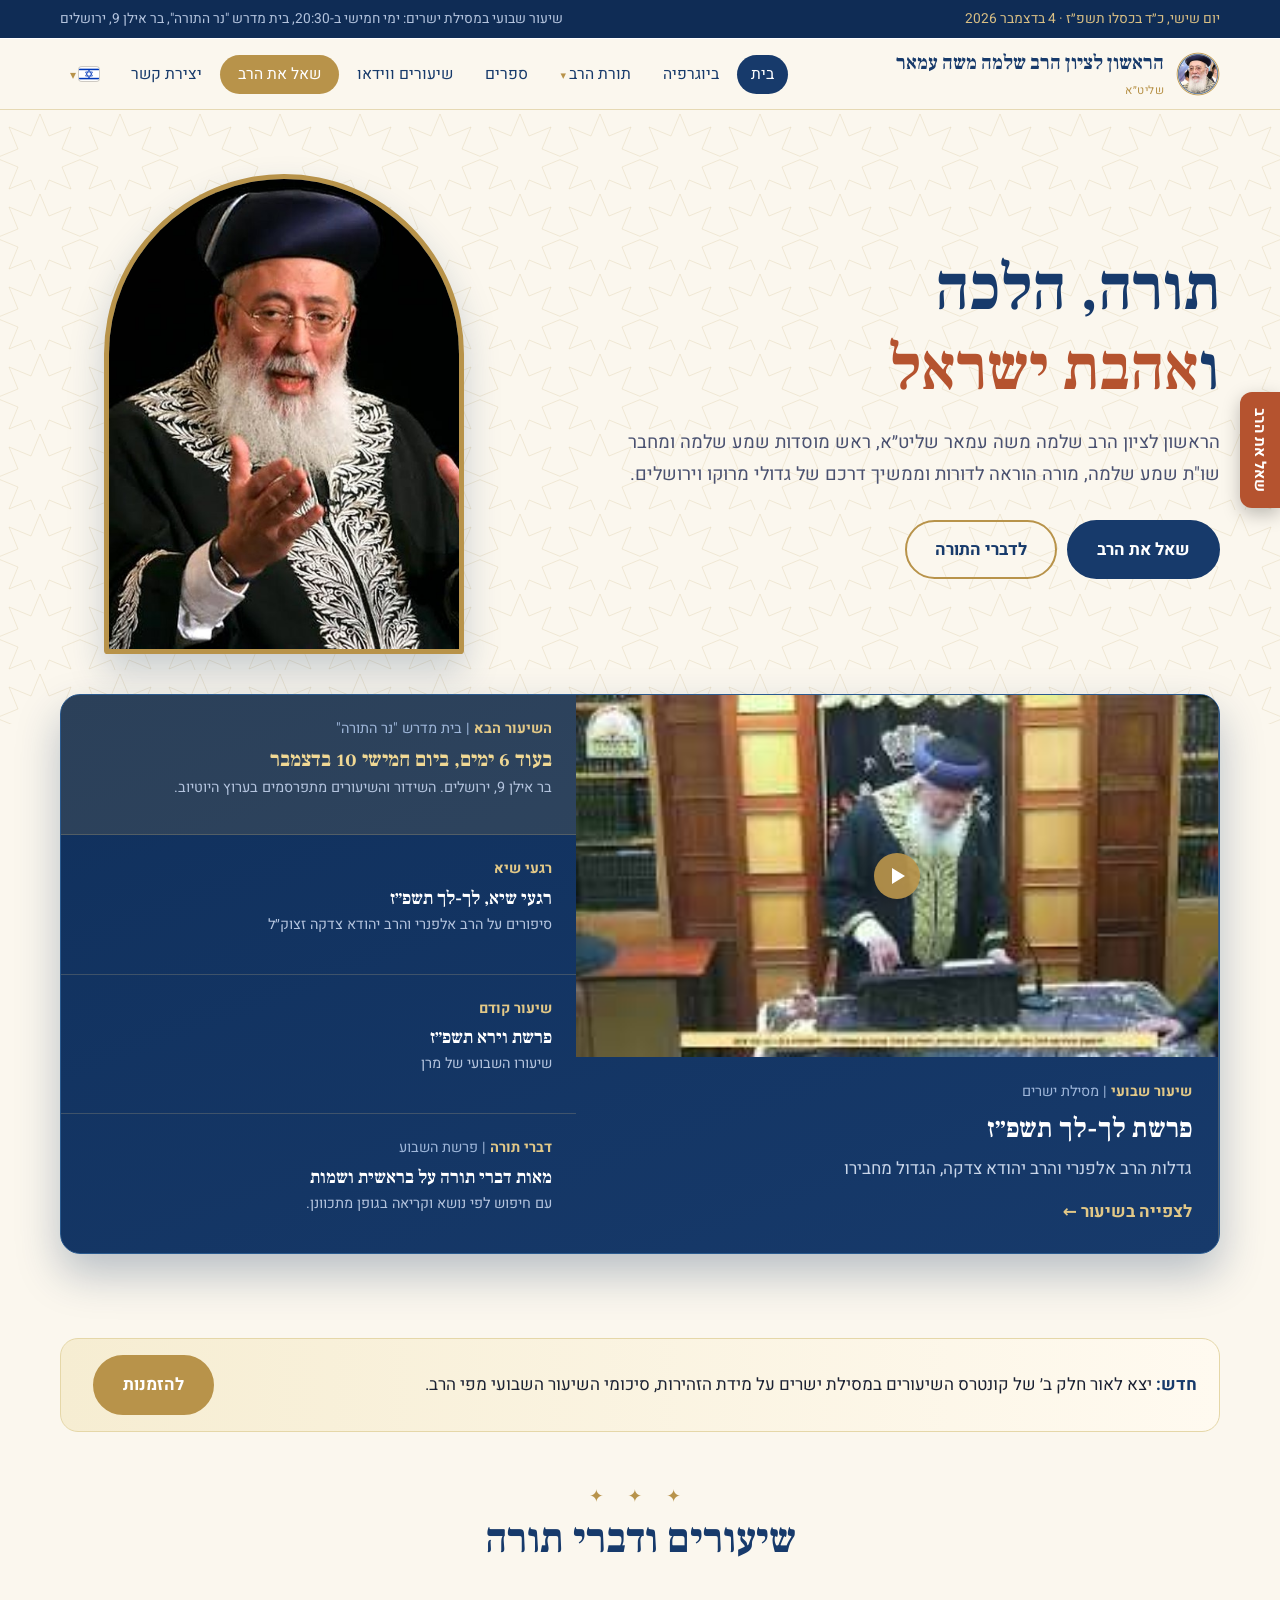
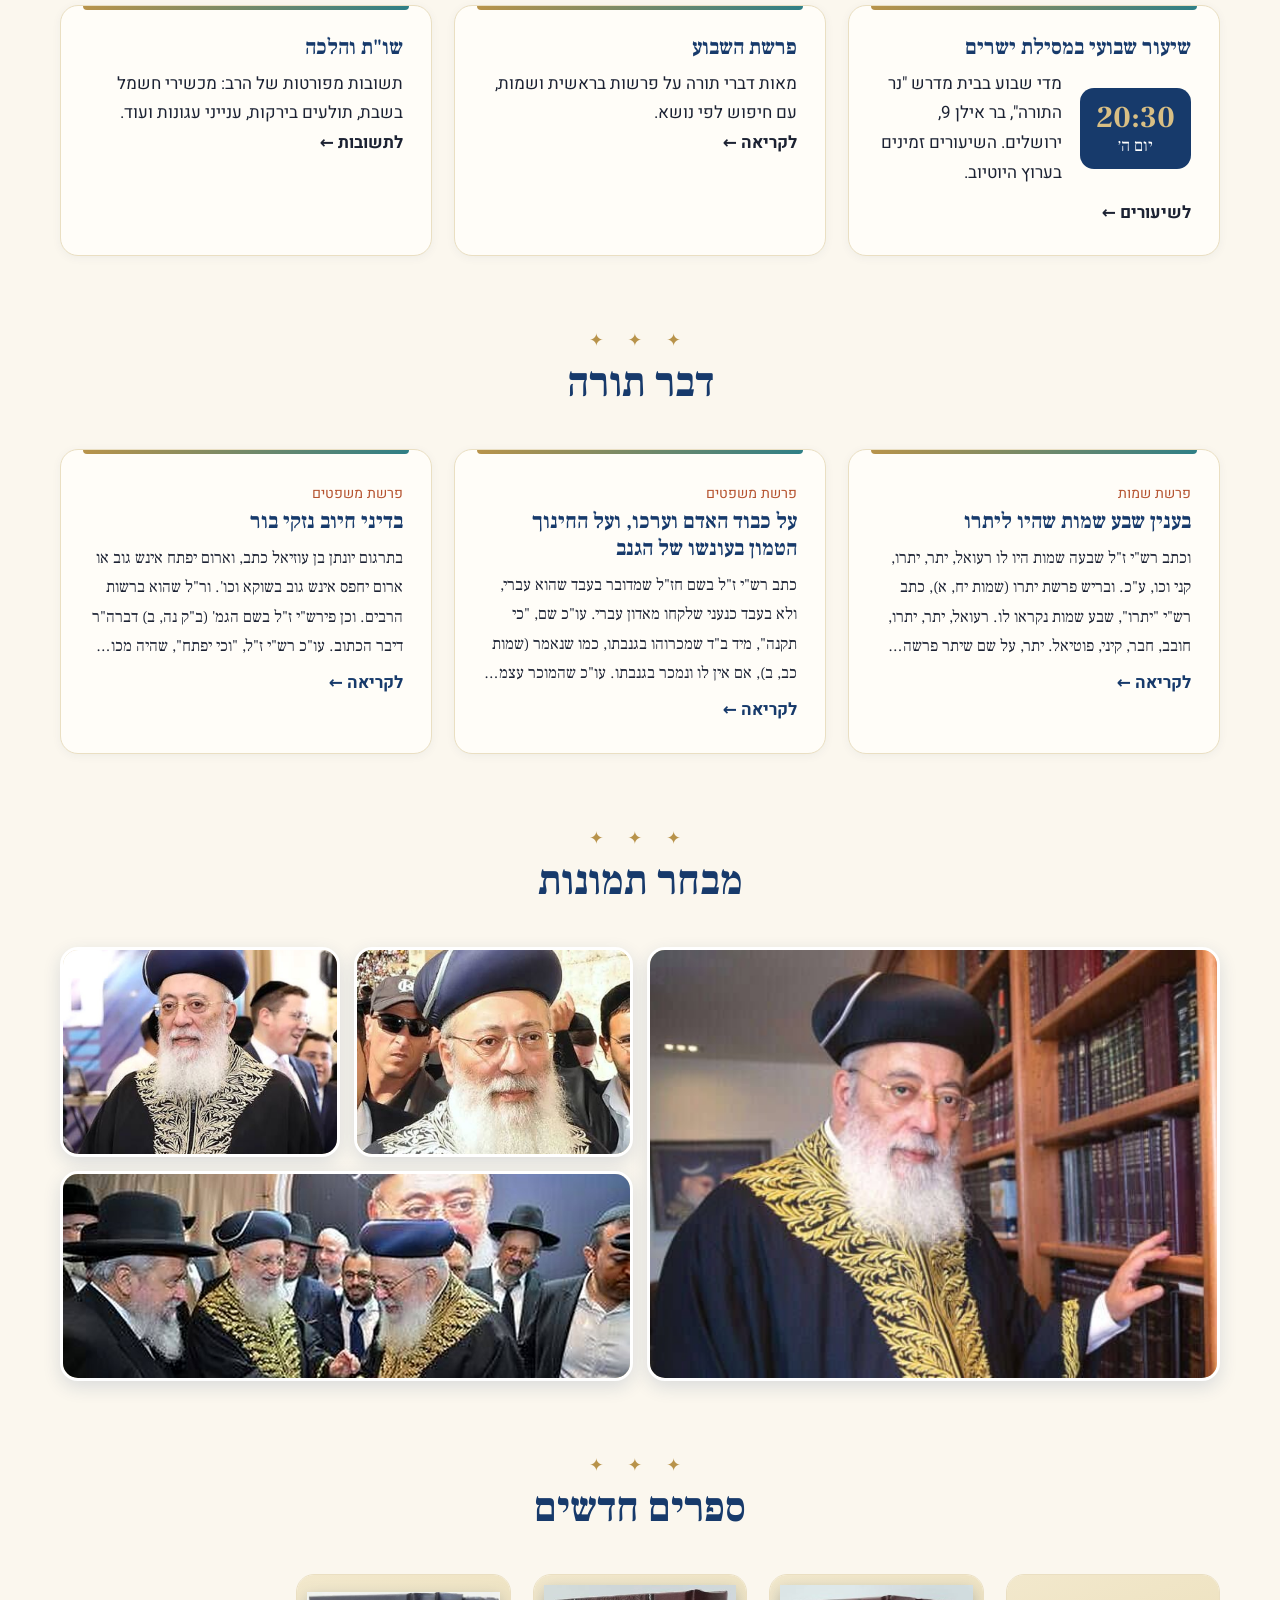
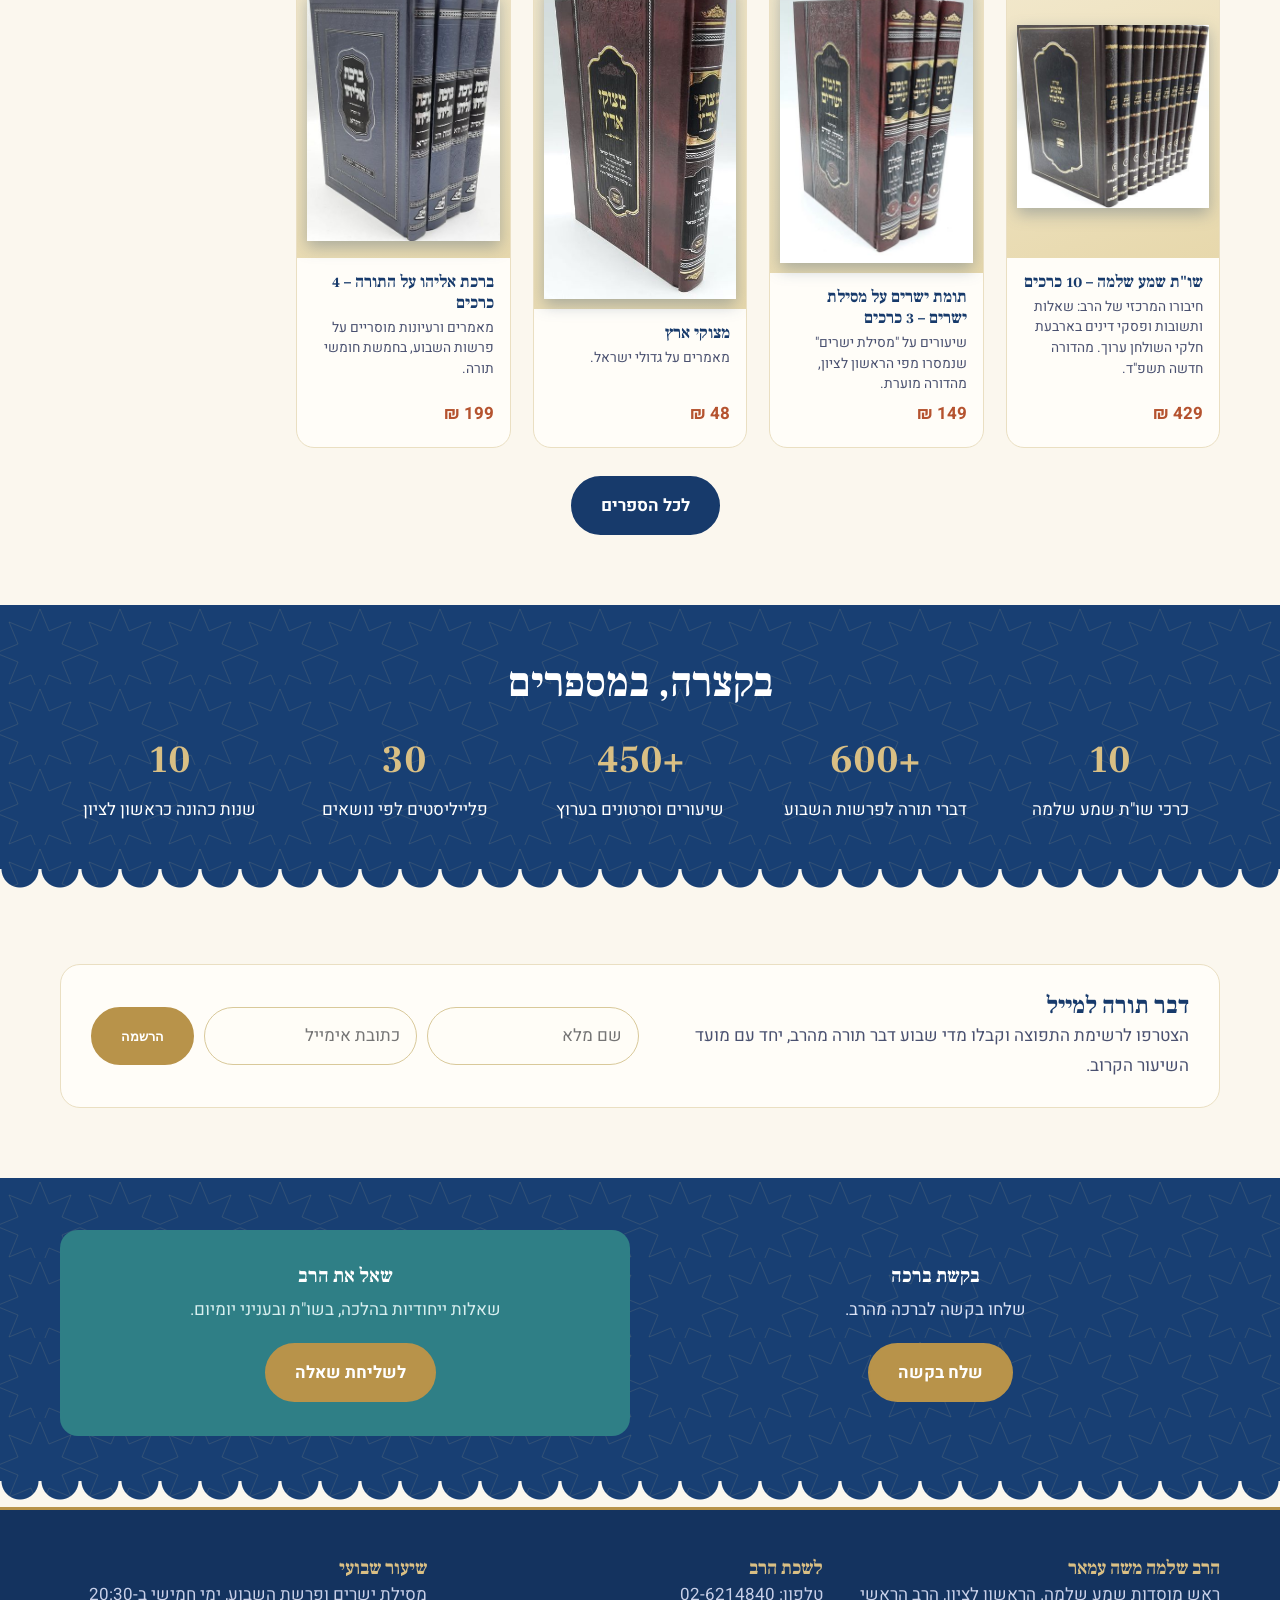
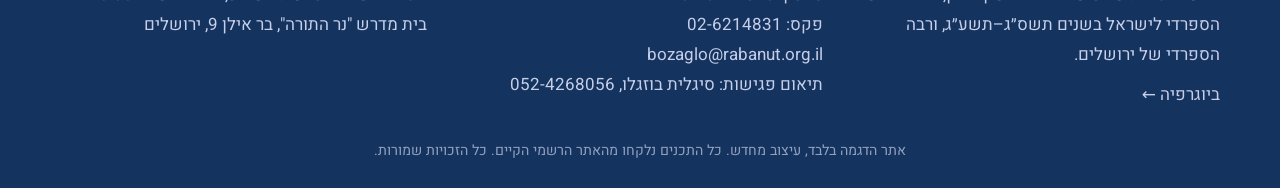
<file: index.html>
<!doctype html><html lang="he" dir="rtl"><head><meta charset="utf-8"><meta name="viewport" content="width=device-width,initial-scale=1"><title>בית | הראשון לציון הרב שלמה משה עמאר</title><meta name="description" content="האתר הרשמי של הראשון לציון הרב שלמה משה עמאר שליט״א — שיעורים, שו״ת, פרשת השבוע וספרים"><link rel="canonical" href="https://benrosjeremy.github.io/rav-amar/"><meta property="og:type" content="website"><meta property="og:site_name" content="הראשון לציון הרב שלמה משה עמאר שליט״א"><meta property="og:locale" content="he_IL"><meta property="og:url" content="https://benrosjeremy.github.io/rav-amar/"><meta property="og:title" content="הראשון לציון הרב שלמה משה עמאר שליט״א"><meta property="og:description" content="האתר הרשמי של הראשון לציון הרב שלמה משה עמאר שליט״א — שיעורים, שו״ת, פרשת השבוע וספרים"><meta property="og:image" content="https://benrosjeremy.github.io/rav-amar/img/hero.jpg"><meta name="twitter:card" content="summary_large_image"><meta name="twitter:title" content="הראשון לציון הרב שלמה משה עמאר שליט״א"><meta name="twitter:description" content="האתר הרשמי של הראשון לציון הרב שלמה משה עמאר שליט״א — שיעורים, שו״ת, פרשת השבוע וספרים"><meta name="twitter:image" content="https://benrosjeremy.github.io/rav-amar/img/hero.jpg"><link rel="preconnect" href="https://fonts.googleapis.com"><link href="https://fonts.googleapis.com/css2?family=Frank+Ruhl+Libre:wght@500;700;900&family=Heebo:wght@300;400;500;700&display=swap" rel="stylesheet"><link rel="stylesheet" href="style.css"><script src="data/i18n.js" defer></script><script src="app.js" defer></script><script src="reader.js" defer></script></head><body data-page="home">
<header><div class="wrap nav"><a class="brand" href="index.html"><img class="star" src="img/logo.png" alt="" width="44" height="44"><span data-i18n-region="brand">הראשון לציון הרב שלמה משה עמאר<small>שליט״א</small></span></a>
<button class="burger" aria-label="תפריט">☰</button><nav data-i18n-region="nav"><ul><li><a href="index.html">בית</a></li><li><a href="bio.html">ביוגרפיה</a></li><li class="dd"><a href="parasha.html">תורת הרב</a><ul><li><a href="parasha.html">פרשת השבוע</a></li><li><a href="shut.html">שו"ת והלכה</a></li><li><a href="shira.html">שירה ותפילה</a></li></ul></li><li><a href="books.html">ספרים</a></li><li><a href="videos.html">שיעורים ווידאו</a></li><li><a href="ask.html">שאל את הרב</a></li><li><a href="contact.html">יצירת קשר</a></li></ul></nav></div></header>

<div class="hero zel"><div class="wrap"><div data-i18n-region="home_hero"><h1>תורה, הלכה<br>ו<span>אהבת ישראל</span></h1><p>הראשון לציון הרב שלמה משה עמאר שליט״א, ראש מוסדות שמע שלמה ומחבר שו"ת שמע שלמה, מורה הוראה לדורות וממשיך דרכם של גדולי מרוקו וירושלים.</p><a class="btn" href="ask.html">שאל את הרב</a><a class="btn ghost" href="parasha.html">לדברי התורה</a></div>
<div class="arch photo"><img src="img/hero.jpg" alt="הראשון לציון הרב שלמה משה עמאר" width="600" height="400"></div></div></div>
<section class="board-s"><div class="wrap"><div class="board" id="board" aria-label="חדשות ושיעורים אחרונים"></div></div></section>
<section style="padding-bottom:20px"><div class="wrap"><div class="notice" data-i18n-region="home_notice"><span><b>חדש:</b> יצא לאור חלק ב׳ של קונטרס השיעורים במסילת ישרים על מידת הזהירות, סיכומי השיעור השבועי מפי הרב.</span><a class="btn" href="contact.html#orders">להזמנות</a></div></div></section>
<section style="padding-top:30px"><div class="wrap" data-i18n-region="home_lessons"><div class="title"><div class="orn">✦ ✦ ✦</div><h2>שיעורים ודברי תורה</h2></div>
<div class="cards"><div class="card"><h3>שיעור שבועי במסילת ישרים</h3><div class="lesson"><div class="time"><b>20:30</b>יום ה׳</div><p>מדי שבוע בבית מדרש "נר התורה", בר אילן 9, ירושלים. השיעורים זמינים בערוץ היוטיוב.</p></div><p style="margin-top:10px"><a href="videos.html"><b>לשיעורים ←</b></a></p></div>
<div class="card"><h3>פרשת השבוע</h3><p>מאות דברי תורה על פרשות בראשית ושמות, עם חיפוש לפי נושא.</p><p><a href="parasha.html"><b>לקריאה ←</b></a></p></div>
<div class="card"><h3>שו"ת והלכה</h3><p>תשובות מפורטות של הרב: מכשירי חשמל בשבת, תולעים בירקות, ענייני עגונות ועוד.</p><p><a href="shut.html"><b>לתשובות ←</b></a></p></div></div></div></section>
<section style="padding-top:0"><div class="wrap"><div class="title"><div class="orn">✦ ✦ ✦</div><h2 data-i18n-region="home_dvar_title">דבר תורה</h2></div><div class="cards" id="dvar"></div></div></section>
<section style="padding-top:0"><div class="wrap"><div class="title"><div class="orn">✦ ✦ ✦</div><h2 data-i18n-region="home_gallery_title">מבחר תמונות</h2></div><div class="gal" id="gal"><figure class="g big"><img loading="lazy" src="img/g6.jpg" alt="בספרייה"></figure><figure class="g"><img loading="lazy" src="img/g4.jpg" alt="פורטרט בבית המדרש"></figure><figure class="g"><img loading="lazy" src="img/g5.jpg" alt="באירוע"></figure><figure class="g wide"><img loading="lazy" src="img/g1.jpg" alt="פגישה באירוע"></figure></div></div></section>
<section style="padding-top:0"><div class="wrap"><div class="title"><div class="orn">✦ ✦ ✦</div><h2 data-i18n-region="home_newbooks_title">ספרים חדשים</h2></div><div class="books" id="featured"></div><p style="text-align:center;margin-top:28px"><a class="btn" href="books.html" style="background:var(--blue);color:#fff;border-color:var(--blue)" data-i18n-region="home_allbooks">לכל הספרים</a></p></div></section>
<div class="band zel stats-b"><div class="wrap" data-i18n-region="home_stats"><div class="title"><h2>בקצרה, במספרים</h2></div><div class="stats"><div class="stat"><b>10</b>כרכי שו"ת שמע שלמה</div><div class="stat"><b>600+</b>דברי תורה לפרשות השבוע</div><div class="stat"><b>450+</b>שיעורים וסרטונים בערוץ</div><div class="stat"><b>30</b>פלייליסטים לפי נושאים</div><div class="stat"><b>10</b>שנות כהונה כראשון לציון</div></div></div></div>
<section><div class="wrap"><form class="newsl" data-i18n-region="newsletter"><div><h2>דבר תורה למייל</h2><p>הצטרפו לרשימת התפוצה וקבלו מדי שבוע דבר תורה מהרב, יחד עם מועד השיעור הקרוב.</p></div><div class="nf"><input type="text" placeholder="שם מלא" aria-label="שם מלא"><input type="email" placeholder="כתובת אימייל" aria-label="אימייל"><button class="btn" type="submit">הרשמה</button></div></form></div></section>
<div class="band zel"><div class="wrap ask" data-i18n-region="home_cta"><div class="cta"><h3>בקשת ברכה</h3><p>שלחו בקשה לברכה מהרב.</p><a class="btn" href="contact.html">שלח בקשה</a></div><div class="cta terra"><h3>שאל את הרב</h3><p>שאלות ייחודיות בהלכה, בשו"ת ובעניני יומיום.</p><a class="btn" href="ask.html">לשליחת שאלה</a></div></div></div><footer><div class="wrap"><div class="cols" data-i18n-region="footer"><div><h3>הרב שלמה משה עמאר</h3><p>ראש מוסדות שמע שלמה. הראשון לציון, הרב הראשי הספרדי לישראל בשנים תשס״ג–תשע״ג, ורבה הספרדי של ירושלים.</p><p style="margin-top:10px"><a href="bio.html">ביוגרפיה ←</a></p></div><div><h3>לשכת הרב</h3><p>טלפון: 02-6214840<br>פקס: 02-6214831<br>bozaglo@rabanut.org.il<br>תיאום פגישות: סיגלית בוזגלו, 052-4268056</p></div><div><h3>שיעור שבועי</h3><p>מסילת ישרים ופרשת השבוע, ימי חמישי ב-20:30<br>בית מדרש "נר התורה", בר אילן 9, ירושלים</p></div></div><small data-i18n-region="footer_note">אתר הדגמה בלבד, עיצוב מחדש. כל התכנים נלקחו מהאתר הרשמי הקיים. כל הזכויות שמורות.</small></div></footer></body></html>
</file>
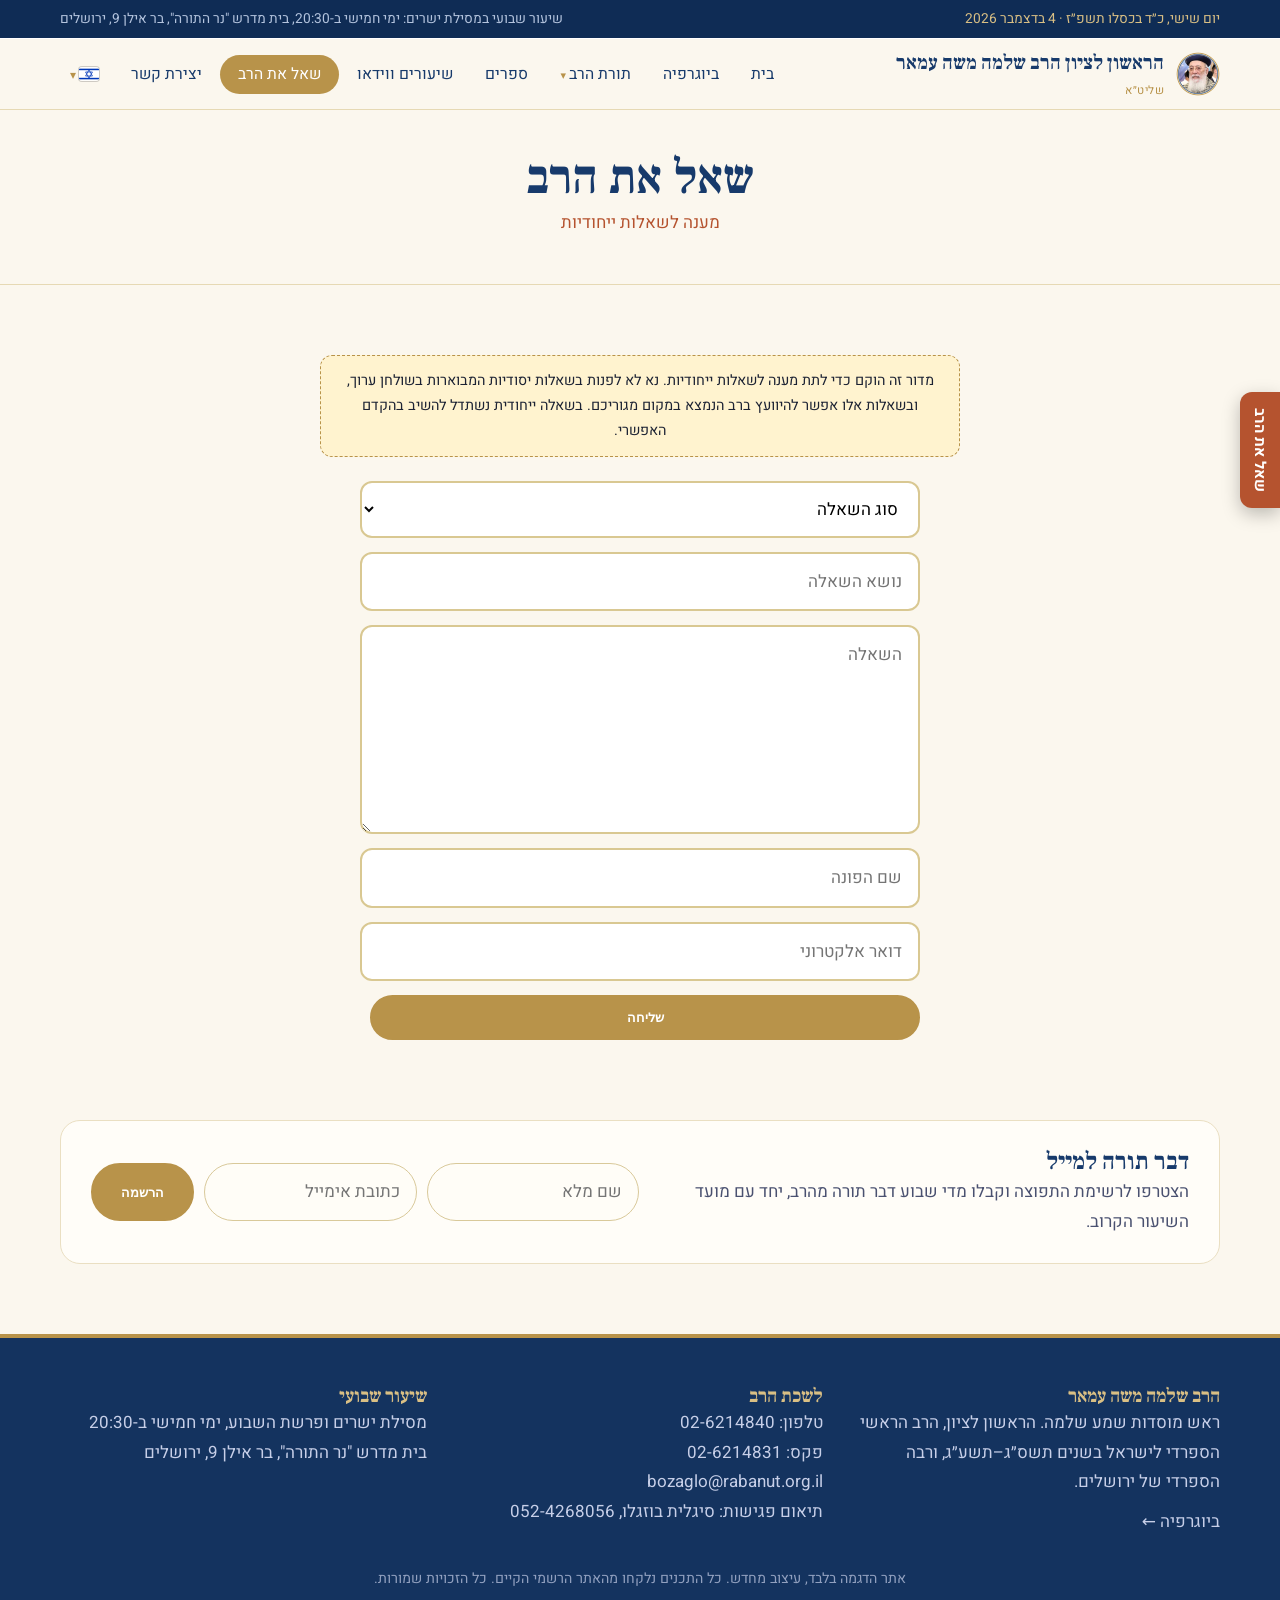
<file: ask.html>
<!doctype html><html lang="he" dir="rtl"><head><meta charset="utf-8"><meta name="viewport" content="width=device-width,initial-scale=1"><title>שאל את הרב | הראשון לציון הרב שלמה משה עמאר</title><meta name="description" content="שאלו שאלה את הראשון לציון הרב שלמה משה עמאר שליט״א"><link rel="canonical" href="https://benrosjeremy.github.io/rav-amar/ask.html"><meta property="og:type" content="website"><meta property="og:site_name" content="הראשון לציון הרב שלמה משה עמאר שליט״א"><meta property="og:locale" content="he_IL"><meta property="og:url" content="https://benrosjeremy.github.io/rav-amar/ask.html"><meta property="og:title" content="שאל את הרב | הראשון לציון הרב שלמה משה עמאר שליט״א"><meta property="og:description" content="שאלו שאלה את הראשון לציון הרב שלמה משה עמאר שליט״א"><meta property="og:image" content="https://benrosjeremy.github.io/rav-amar/img/hero.jpg"><meta name="twitter:card" content="summary_large_image"><meta name="twitter:title" content="שאל את הרב | הראשון לציון הרב שלמה משה עמאר שליט״א"><meta name="twitter:description" content="שאלו שאלה את הראשון לציון הרב שלמה משה עמאר שליט״א"><meta name="twitter:image" content="https://benrosjeremy.github.io/rav-amar/img/hero.jpg"><link rel="preconnect" href="https://fonts.googleapis.com"><link href="https://fonts.googleapis.com/css2?family=Frank+Ruhl+Libre:wght@500;700;900&family=Heebo:wght@300;400;500;700&display=swap" rel="stylesheet"><link rel="stylesheet" href="style.css"><script src="data/i18n.js" defer></script><script src="app.js" defer></script><script src="reader.js" defer></script></head><body data-page="">
<header><div class="wrap nav"><a class="brand" href="index.html"><img class="star" src="img/logo.png" alt="" width="44" height="44"><span data-i18n-region="brand">הראשון לציון הרב שלמה משה עמאר<small>שליט״א</small></span></a>
<button class="burger" aria-label="תפריט">☰</button><nav data-i18n-region="nav"><ul><li><a href="index.html">בית</a></li><li><a href="bio.html">ביוגרפיה</a></li><li class="dd"><a href="parasha.html">תורת הרב</a><ul><li><a href="parasha.html">פרשת השבוע</a></li><li><a href="shut.html">שו"ת והלכה</a></li><li><a href="shira.html">שירה ותפילה</a></li></ul></li><li><a href="books.html">ספרים</a></li><li><a href="videos.html">שיעורים ווידאו</a></li><li><a href="ask.html">שאל את הרב</a></li><li><a href="contact.html">יצירת קשר</a></li></ul></nav></div></header>
<div class="page-h zel"><div class="wrap" data-i18n-region="head_ask"><h1>שאל את הרב</h1><p>מענה לשאלות ייחודיות</p></div></div><section><div class="wrap"><p class="note" style="max-width:640px;margin-inline:auto" data-i18n-region="ask_note">מדור זה הוקם כדי לתת מענה לשאלות ייחודיות. נא לא לפנות בשאלות יסודיות המבוארות בשולחן ערוך, ובשאלות אלו אפשר להיוועץ ברב הנמצא במקום מגוריכם. בשאלה ייחודית נשתדל להשיב בהקדם האפשרי.</p><form data-i18n-region="ask_form"><select required aria-label="סוג השאלה"><option value="">סוג השאלה</option><option>שאלה הלכתית</option><option>שאלה כללית</option><option>אחר</option></select><input required placeholder="נושא השאלה"><textarea rows="6" required placeholder="השאלה"></textarea><input required placeholder="שם הפונה"><input type="email" required placeholder="דואר אלקטרוני"><button class="btn">שליחה</button></form></div></section><footer><div class="wrap"><div class="cols" data-i18n-region="footer"><div><h3>הרב שלמה משה עמאר</h3><p>ראש מוסדות שמע שלמה. הראשון לציון, הרב הראשי הספרדי לישראל בשנים תשס״ג–תשע״ג, ורבה הספרדי של ירושלים.</p><p style="margin-top:10px"><a href="bio.html">ביוגרפיה ←</a></p></div><div><h3>לשכת הרב</h3><p>טלפון: 02-6214840<br>פקס: 02-6214831<br>bozaglo@rabanut.org.il<br>תיאום פגישות: סיגלית בוזגלו, 052-4268056</p></div><div><h3>שיעור שבועי</h3><p>מסילת ישרים ופרשת השבוע, ימי חמישי ב-20:30<br>בית מדרש "נר התורה", בר אילן 9, ירושלים</p></div></div><small data-i18n-region="footer_note">אתר הדגמה בלבד, עיצוב מחדש. כל התכנים נלקחו מהאתר הרשמי הקיים. כל הזכויות שמורות.</small></div></footer></body></html>
</file>
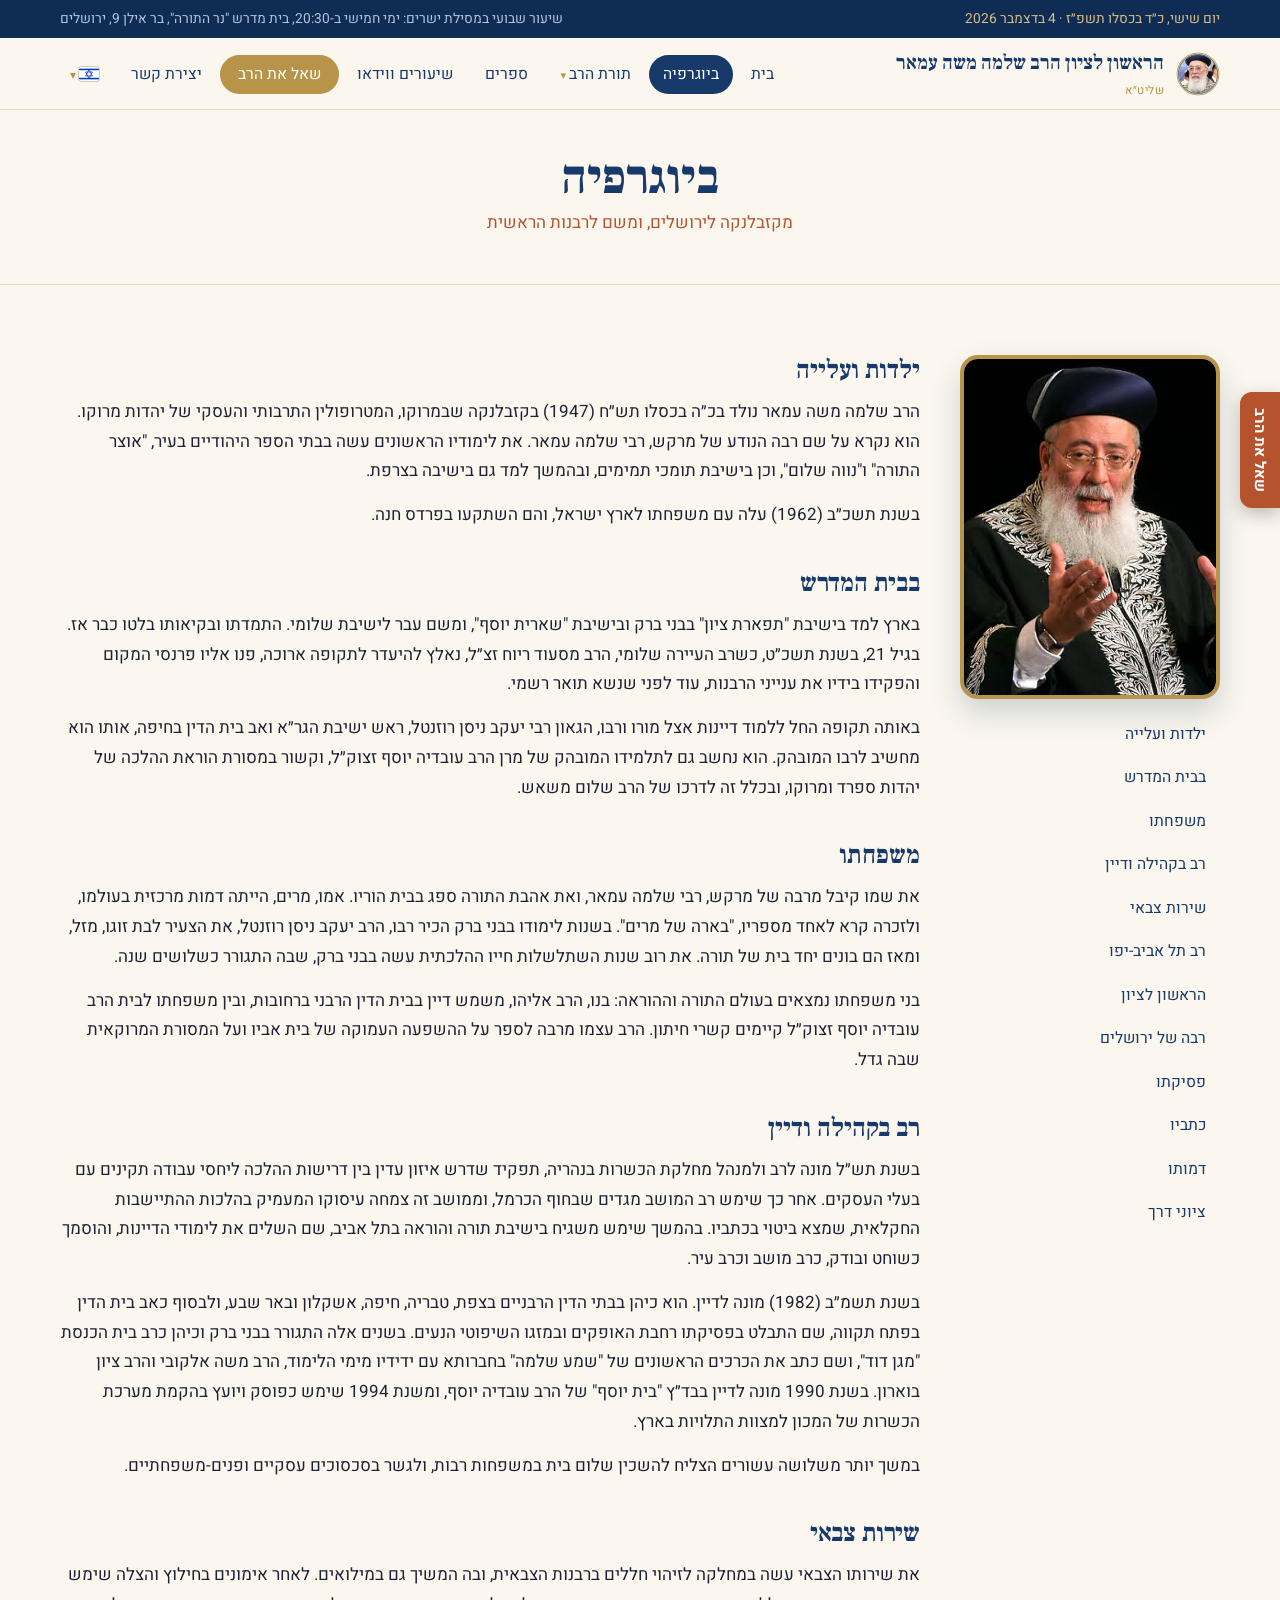
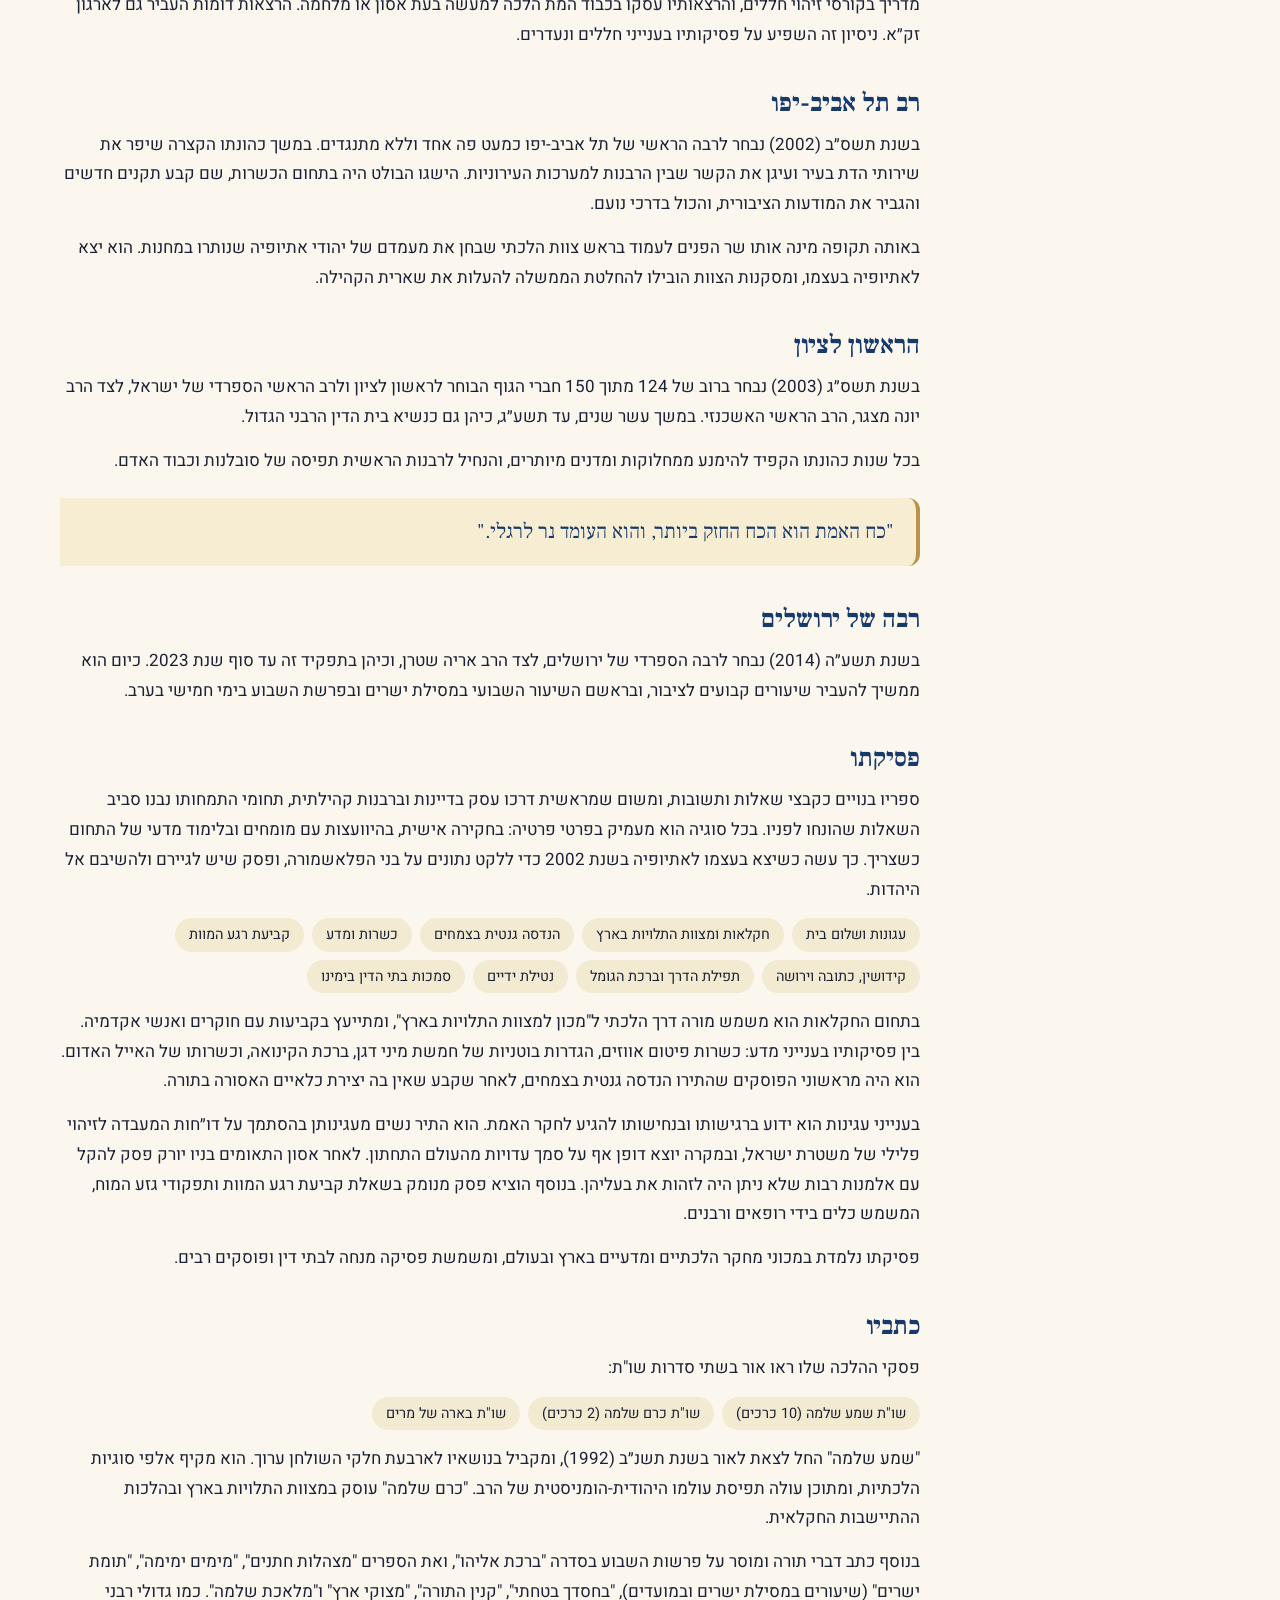
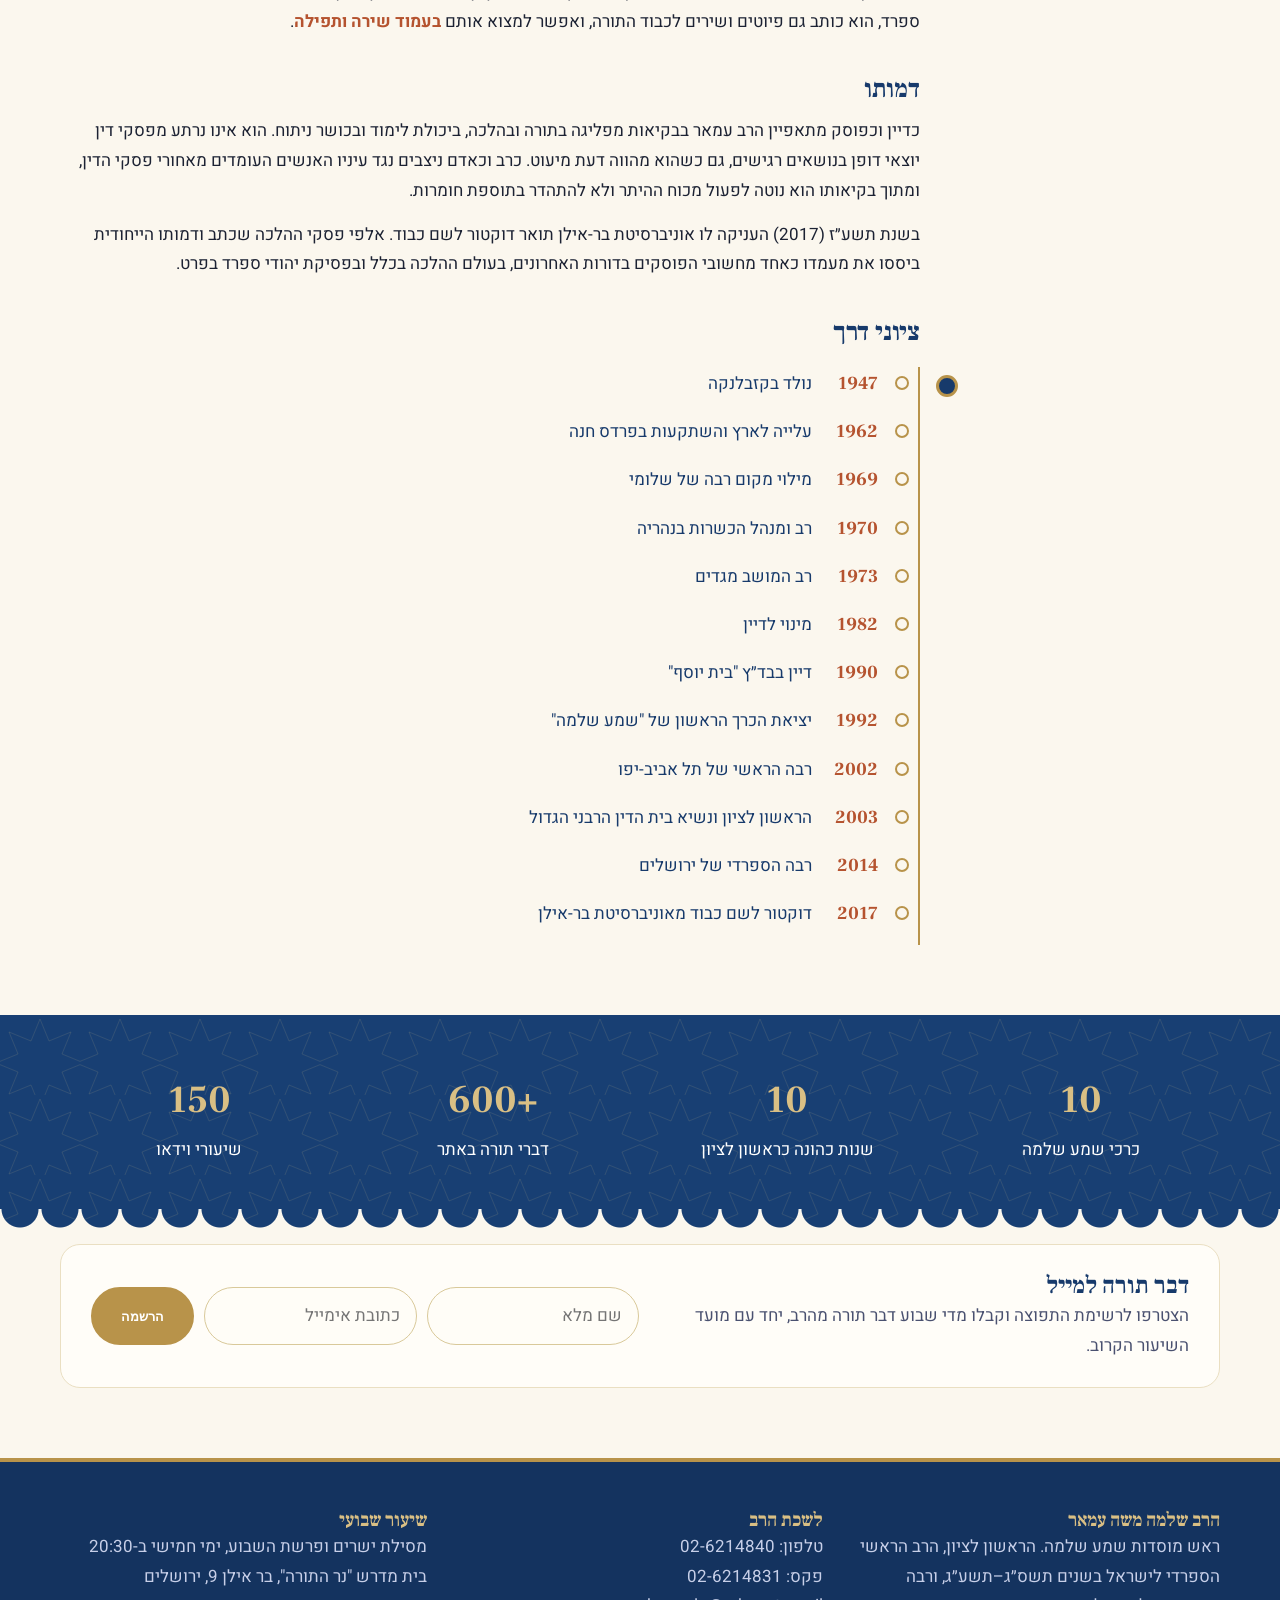
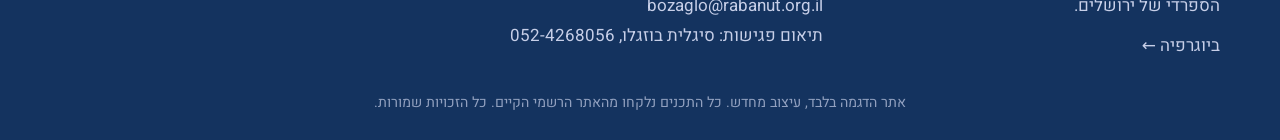
<file: bio.html>
<!doctype html><html lang="he" dir="rtl"><head><meta charset="utf-8"><meta name="viewport" content="width=device-width,initial-scale=1"><title>ביוגרפיה | הראשון לציון הרב שלמה משה עמאר</title><meta name="description" content="ביוגרפיה של הראשון לציון הרב שלמה משה עמאר שליט״א, הרב הראשי הספרדי לישראל בשנים תשס״ג–תשע״ג"><link rel="canonical" href="https://benrosjeremy.github.io/rav-amar/bio.html"><meta property="og:type" content="website"><meta property="og:site_name" content="הראשון לציון הרב שלמה משה עמאר שליט״א"><meta property="og:locale" content="he_IL"><meta property="og:url" content="https://benrosjeremy.github.io/rav-amar/bio.html"><meta property="og:title" content="ביוגרפיה | הראשון לציון הרב שלמה משה עמאר שליט״א"><meta property="og:description" content="ביוגרפיה של הראשון לציון הרב שלמה משה עמאר שליט״א, הרב הראשי הספרדי לישראל בשנים תשס״ג–תשע״ג"><meta property="og:image" content="https://benrosjeremy.github.io/rav-amar/img/hero.jpg"><meta name="twitter:card" content="summary_large_image"><meta name="twitter:title" content="ביוגרפיה | הראשון לציון הרב שלמה משה עמאר שליט״א"><meta name="twitter:description" content="ביוגרפיה של הראשון לציון הרב שלמה משה עמאר שליט״א, הרב הראשי הספרדי לישראל בשנים תשס״ג–תשע״ג"><meta name="twitter:image" content="https://benrosjeremy.github.io/rav-amar/img/hero.jpg"><link rel="preconnect" href="https://fonts.googleapis.com"><link href="https://fonts.googleapis.com/css2?family=Frank+Ruhl+Libre:wght@500;700;900&family=Heebo:wght@300;400;500;700&display=swap" rel="stylesheet"><link rel="stylesheet" href="style.css"><script src="data/i18n.js" defer></script><script src="app.js" defer></script><script src="reader.js" defer></script></head><body data-page="bio">
<header><div class="wrap nav"><a class="brand" href="index.html"><img class="star" src="img/logo.png" alt="" width="44" height="44"><span data-i18n-region="brand">הראשון לציון הרב שלמה משה עמאר<small>שליט״א</small></span></a>
<button class="burger" aria-label="תפריט">☰</button><nav data-i18n-region="nav"><ul><li><a href="index.html">בית</a></li><li><a href="bio.html">ביוגרפיה</a></li><li class="dd"><a href="parasha.html">תורת הרב</a><ul><li><a href="parasha.html">פרשת השבוע</a></li><li><a href="shut.html">שו"ת והלכה</a></li><li><a href="shira.html">שירה ותפילה</a></li></ul></li><li><a href="books.html">ספרים</a></li><li><a href="videos.html">שיעורים ווידאו</a></li><li><a href="ask.html">שאל את הרב</a></li><li><a href="contact.html">יצירת קשר</a></li></ul></nav></div></header>
<div class="page-h zel"><div class="wrap" data-i18n-region="head_bio"><h1>ביוגרפיה</h1><p>מקזבלנקה לירושלים, ומשם לרבנות הראשית</p></div></div>
<section><div class="wrap bio-grid"><aside class="bio-side"><figure class="portrait" style="margin:0"><img src="img/hero.jpg" alt="הראשון לציון הרב שלמה משה עמאר" style="aspect-ratio:3/4;object-position:28% 30%"></figure><nav aria-label="תוכן העניינים" data-i18n-region="bio_toc"><a href="#a1">ילדות ועלייה</a><a href="#a2">בבית המדרש</a><a href="#a2b">משפחתו</a><a href="#a3">רב בקהילה ודיין</a><a href="#a4">שירות צבאי</a><a href="#a5">רב תל אביב-יפו</a><a href="#a6">הראשון לציון</a><a href="#a7">רבה של ירושלים</a><a href="#a8">פסיקתו</a><a href="#a9">כתביו</a><a href="#a10">דמותו</a><a href="#a11">ציוני דרך</a></nav></aside>
<div class="bio-text" data-i18n-region="bio_body">
<h2 id="a1">ילדות ועלייה</h2>
<p>הרב שלמה משה עמאר נולד בכ״ה בכסלו תש״ח (1947) בקזבלנקה שבמרוקו, המטרופולין התרבותי והעסקי של יהדות מרוקו. הוא נקרא על שם רבה הנודע של מרקש, רבי שלמה עמאר. את לימודיו הראשונים עשה בבתי הספר היהודיים בעיר, "אוצר התורה" ו"נווה שלום", וכן בישיבת תומכי תמימים, ובהמשך למד גם בישיבה בצרפת.</p>
<p>בשנת תשכ״ב (1962) עלה עם משפחתו לארץ ישראל, והם השתקעו בפרדס חנה.</p>
<h2 id="a2">בבית המדרש</h2>
<p>בארץ למד בישיבת "תפארת ציון" בבני ברק ובישיבת "שארית יוסף", ומשם עבר לישיבת שלומי. התמדתו ובקיאותו בלטו כבר אז. בגיל 21, בשנת תשכ״ט, כשרב העיירה שלומי, הרב מסעוד ריוח זצ״ל, נאלץ להיעדר לתקופה ארוכה, פנו אליו פרנסי המקום והפקידו בידיו את ענייני הרבנות, עוד לפני שנשא תואר רשמי.</p>
<p>באותה תקופה החל ללמוד דיינות אצל מורו ורבו, הגאון רבי יעקב ניסן רוזנטל, ראש ישיבת הגר״א ואב בית הדין בחיפה, אותו הוא מחשיב לרבו המובהק. הוא נחשב גם לתלמידו המובהק של מרן הרב עובדיה יוסף זצוק״ל, וקשור במסורת הוראת ההלכה של יהדות ספרד ומרוקו, ובכלל זה לדרכו של הרב שלום משאש.</p>
<h2 id="a2b">משפחתו</h2>
<p>את שמו קיבל מרבה של מרקש, רבי שלמה עמאר, ואת אהבת התורה ספג בבית הוריו. אמו, מרים, הייתה דמות מרכזית בעולמו, ולזכרה קרא לאחד מספריו, "בארה של מרים". בשנות לימודו בבני ברק הכיר רבו, הרב יעקב ניסן רוזנטל, את הצעיר לבת זוגו, מזל, ומאז הם בונים יחד בית של תורה. את רוב שנות השתלשלות חייו ההלכתית עשה בבני ברק, שבה התגורר כשלושים שנה.</p>
<p>בני משפחתו נמצאים בעולם התורה וההוראה: בנו, הרב אליהו, משמש דיין בבית הדין הרבני ברחובות, ובין משפחתו לבית הרב עובדיה יוסף זצוק״ל קיימים קשרי חיתון. הרב עצמו מרבה לספר על ההשפעה העמוקה של בית אביו ועל המסורת המרוקאית שבה גדל.</p>
<h2 id="a3">רב בקהילה ודיין</h2>
<p>בשנת תש״ל מונה לרב ולמנהל מחלקת הכשרות בנהריה, תפקיד שדרש איזון עדין בין דרישות ההלכה ליחסי עבודה תקינים עם בעלי העסקים. אחר כך שימש רב המושב מגדים שבחוף הכרמל, וממושב זה צמחה עיסוקו המעמיק בהלכות ההתיישבות החקלאית, שמצא ביטוי בכתביו. בהמשך שימש משגיח בישיבת תורה והוראה בתל אביב, שם השלים את לימודי הדיינות, והוסמך כשוחט ובודק, כרב מושב וכרב עיר.</p>
<p>בשנת תשמ״ב (1982) מונה לדיין. הוא כיהן בבתי הדין הרבניים בצפת, טבריה, חיפה, אשקלון ובאר שבע, ולבסוף כאב בית הדין בפתח תקווה, שם התבלט בפסיקתו רחבת האופקים ובמזגו השיפוטי הנעים. בשנים אלה התגורר בבני ברק וכיהן כרב בית הכנסת "מגן דוד", ושם כתב את הכרכים הראשונים של "שמע שלמה" בחברותא עם ידידיו מימי הלימוד, הרב משה אלקובי והרב ציון בוארון. בשנת 1990 מונה לדיין בבד״ץ "בית יוסף" של הרב עובדיה יוסף, ומשנת 1994 שימש כפוסק ויועץ בהקמת מערכת הכשרות של המכון למצוות התלויות בארץ.</p>
<p>במשך יותר משלושה עשורים הצליח להשכין שלום בית במשפחות רבות, ולגשר בסכסוכים עסקיים ופנים-משפחתיים.</p>
<h2 id="a4">שירות צבאי</h2>
<p>את שירותו הצבאי עשה במחלקה לזיהוי חללים ברבנות הצבאית, ובה המשיך גם במילואים. לאחר אימונים בחילוץ והצלה שימש מדריך בקורסי זיהוי חללים, והרצאותיו עסקו בכבוד המת הלכה למעשה בעת אסון או מלחמה. הרצאות דומות העביר גם לארגון זק״א. ניסיון זה השפיע על פסיקותיו בענייני חללים ונעדרים.</p>
<h2 id="a5">רב תל אביב-יפו</h2>
<p>בשנת תשס״ב (2002) נבחר לרבה הראשי של תל אביב-יפו כמעט פה אחד וללא מתנגדים. במשך כהונתו הקצרה שיפר את שירותי הדת בעיר ועיגן את הקשר שבין הרבנות למערכות העירוניות. הישגו הבולט היה בתחום הכשרות, שם קבע תקנים חדשים והגביר את המודעות הציבורית, והכול בדרכי נועם.</p>
<p>באותה תקופה מינה אותו שר הפנים לעמוד בראש צוות הלכתי שבחן את מעמדם של יהודי אתיופיה שנותרו במחנות. הוא יצא לאתיופיה בעצמו, ומסקנות הצוות הובילו להחלטת הממשלה להעלות את שארית הקהילה.</p>
<h2 id="a6">הראשון לציון</h2>
<p>בשנת תשס״ג (2003) נבחר ברוב של 124 מתוך 150 חברי הגוף הבוחר לראשון לציון ולרב הראשי הספרדי של ישראל, לצד הרב יונה מצגר, הרב הראשי האשכנזי. במשך עשר שנים, עד תשע״ג, כיהן גם כנשיא בית הדין הרבני הגדול.</p>
<p>בכל שנות כהונתו הקפיד להימנע ממחלוקות ומדנים מיותרים, והנחיל לרבנות הראשית תפיסה של סובלנות וכבוד האדם.</p>
<div class="quote">"כח האמת הוא הכח החזק ביותר, והוא העומד נר לרגלי."</div>
<h2 id="a7">רבה של ירושלים</h2>
<p>בשנת תשע״ה (2014) נבחר לרבה הספרדי של ירושלים, לצד הרב אריה שטרן, וכיהן בתפקיד זה עד סוף שנת 2023. כיום הוא ממשיך להעביר שיעורים קבועים לציבור, ובראשם השיעור השבועי במסילת ישרים ובפרשת השבוע בימי חמישי בערב.</p>
<h2 id="a8">פסיקתו</h2>
<p>ספריו בנויים כקבצי שאלות ותשובות, ומשום שמראשית דרכו עסק בדיינות וברבנות קהילתית, תחומי התמחותו נבנו סביב השאלות שהונחו לפניו. בכל סוגיה הוא מעמיק בפרטי פרטיה: בחקירה אישית, בהיוועצות עם מומחים ובלימוד מדעי של התחום כשצריך. כך עשה כשיצא בעצמו לאתיופיה בשנת 2002 כדי ללקט נתונים על בני הפלאשמורה, ופסק שיש לגיירם ולהשיבם אל היהדות.</p>
<div class="chips"><span>עגונות ושלום בית</span><span>חקלאות ומצוות התלויות בארץ</span><span>הנדסה גנטית בצמחים</span><span>כשרות ומדע</span><span>קביעת רגע המוות</span><span>קידושין, כתובה וירושה</span><span>תפילת הדרך וברכת הגומל</span><span>נטילת ידיים</span><span>סמכות בתי הדין בימינו</span></div>
<p style="margin-top:14px">בתחום החקלאות הוא משמש מורה דרך הלכתי ל"מכון למצוות התלויות בארץ", ומתייעץ בקביעות עם חוקרים ואנשי אקדמיה. בין פסיקותיו בענייני מדע: כשרות פיטום אווזים, הגדרות בוטניות של חמשת מיני דגן, ברכת הקינואה, וכשרותו של האייל האדום. הוא היה מראשוני הפוסקים שהתירו הנדסה גנטית בצמחים, לאחר שקבע שאין בה יצירת כלאיים האסורה בתורה.</p>
<p>בענייני עגינות הוא ידוע ברגישותו ובנחישותו להגיע לחקר האמת. הוא התיר נשים מעגינותן בהסתמך על דו״חות המעבדה לזיהוי פלילי של משטרת ישראל, ובמקרה יוצא דופן אף על סמך עדויות מהעולם התחתון. לאחר אסון התאומים בניו יורק פסק להקל עם אלמנות רבות שלא ניתן היה לזהות את בעליהן. בנוסף הוציא פסק מנומק בשאלת קביעת רגע המוות ותפקודי גזע המוח, המשמש כלים בידי רופאים ורבנים.</p>
<p>פסיקתו נלמדת במכוני מחקר הלכתיים ומדעיים בארץ ובעולם, ומשמשת פסיקה מנחה לבתי דין ופוסקים רבים.</p>
<h2 id="a9">כתביו</h2>
<p>פסקי ההלכה שלו ראו אור בשתי סדרות שו"ת:</p>
<div class="chips"><span>שו"ת שמע שלמה (10 כרכים)</span><span>שו"ת כרם שלמה (2 כרכים)</span><span>שו"ת בארה של מרים</span></div>
<p style="margin-top:14px">"שמע שלמה" החל לצאת לאור בשנת תשנ״ב (1992), ומקביל בנושאיו לארבעת חלקי השולחן ערוך. הוא מקיף אלפי סוגיות הלכתיות, ומתוכן עולה תפיסת עולמו היהודית-הומניסטית של הרב. "כרם שלמה" עוסק במצוות התלויות בארץ ובהלכות ההתיישבות החקלאית.</p>
<p>בנוסף כתב דברי תורה ומוסר על פרשות השבוע בסדרה "ברכת אליהו", ואת הספרים "מצהלות חתנים", "מימים ימימה", "תומת ישרים" (שיעורים במסילת ישרים ובמועדים), "בחסדך בטחתי", "קנין התורה", "מצוקי ארץ" ו"מלאכת שלמה". כמו גדולי רבני ספרד, הוא כותב גם פיוטים ושירים לכבוד התורה, ואפשר למצוא אותם <a href="shira.html" style="color:var(--terra)"><b>בעמוד שירה ותפילה</b></a>.</p>
<h2 id="a10">דמותו</h2>
<p>כדיין וכפוסק מתאפיין הרב עמאר בבקיאות מפליגה בתורה ובהלכה, ביכולת לימוד ובכושר ניתוח. הוא אינו נרתע מפסקי דין יוצאי דופן בנושאים רגישים, גם כשהוא מהווה דעת מיעוט. כרב וכאדם ניצבים נגד עיניו האנשים העומדים מאחורי פסקי הדין, ומתוך בקיאותו הוא נוטה לפעול מכוח ההיתר ולא להתהדר בתוספת חומרות.</p>
<p>בשנת תשע״ז (2017) העניקה לו אוניברסיטת בר-אילן תואר דוקטור לשם כבוד. אלפי פסקי ההלכה שכתב ודמותו הייחודית ביססו את מעמדו כאחד מחשובי הפוסקים בדורות האחרונים, בעולם ההלכה בכלל ובפסיקת יהודי ספרד בפרט.</p>
<h2 id="a11">ציוני דרך</h2><ol class="tl"><li><b>1947</b><span>נולד בקזבלנקה</span></li><li><b>1962</b><span>עלייה לארץ והשתקעות בפרדס חנה</span></li><li><b>1969</b><span>מילוי מקום רבה של שלומי</span></li><li><b>1970</b><span>רב ומנהל הכשרות בנהריה</span></li><li><b>1973</b><span>רב המושב מגדים</span></li><li><b>1982</b><span>מינוי לדיין</span></li><li><b>1990</b><span>דיין בבד״ץ "בית יוסף"</span></li><li><b>1992</b><span>יציאת הכרך הראשון של "שמע שלמה"</span></li><li><b>2002</b><span>רבה הראשי של תל אביב-יפו</span></li><li><b>2003</b><span>הראשון לציון ונשיא בית הדין הרבני הגדול</span></li><li><b>2014</b><span>רבה הספרדי של ירושלים</span></li><li><b>2017</b><span>דוקטור לשם כבוד מאוניברסיטת בר-אילן</span></li></ol>
</div></div></section>
<div class="band zel"><div class="wrap stats" data-i18n-region="bio_stats"><div class="stat"><b>10</b>כרכי שמע שלמה</div><div class="stat"><b>10</b>שנות כהונה כראשון לציון</div><div class="stat"><b>600+</b>דברי תורה באתר</div><div class="stat"><b>150</b>שיעורי וידאו</div></div></div><footer><div class="wrap"><div class="cols" data-i18n-region="footer"><div><h3>הרב שלמה משה עמאר</h3><p>ראש מוסדות שמע שלמה. הראשון לציון, הרב הראשי הספרדי לישראל בשנים תשס״ג–תשע״ג, ורבה הספרדי של ירושלים.</p><p style="margin-top:10px"><a href="bio.html">ביוגרפיה ←</a></p></div><div><h3>לשכת הרב</h3><p>טלפון: 02-6214840<br>פקס: 02-6214831<br>bozaglo@rabanut.org.il<br>תיאום פגישות: סיגלית בוזגלו, 052-4268056</p></div><div><h3>שיעור שבועי</h3><p>מסילת ישרים ופרשת השבוע, ימי חמישי ב-20:30<br>בית מדרש "נר התורה", בר אילן 9, ירושלים</p></div></div><small data-i18n-region="footer_note">אתר הדגמה בלבד, עיצוב מחדש. כל התכנים נלקחו מהאתר הרשמי הקיים. כל הזכויות שמורות.</small></div></footer></body></html>
</file>
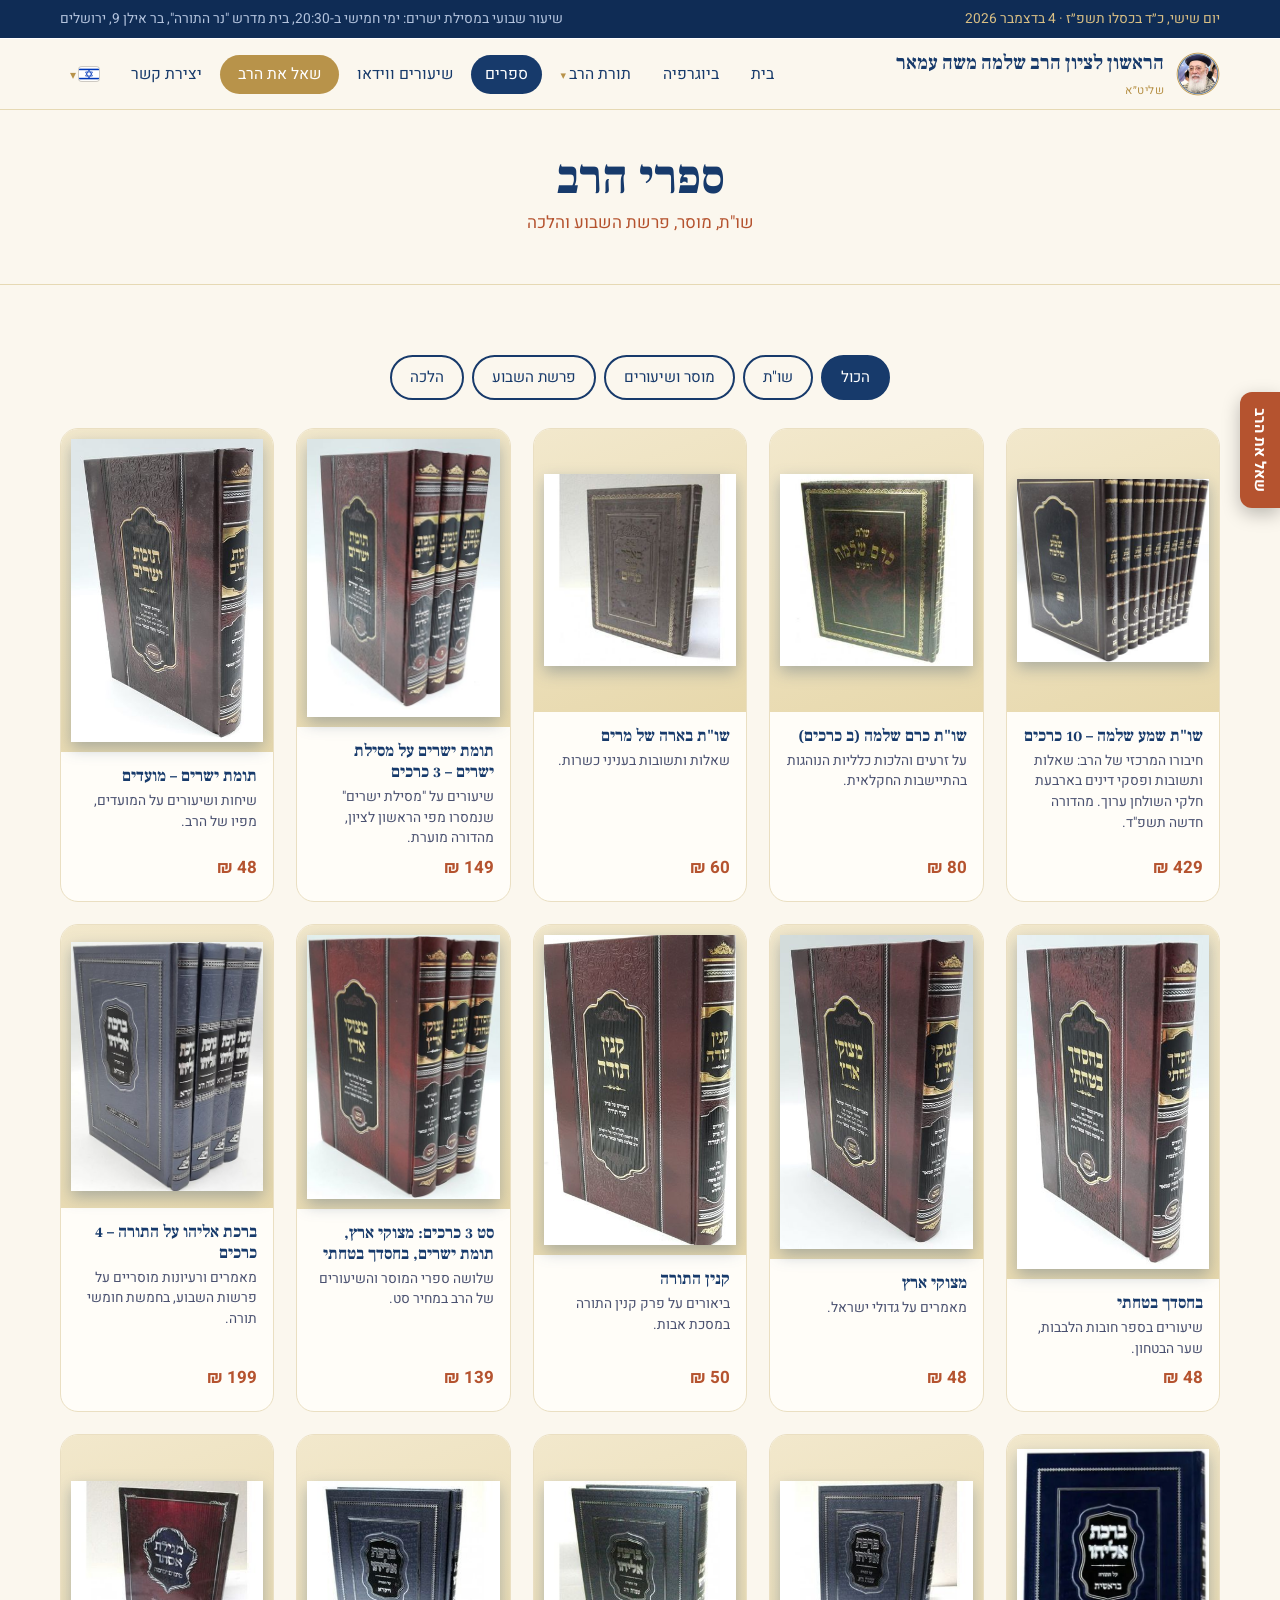
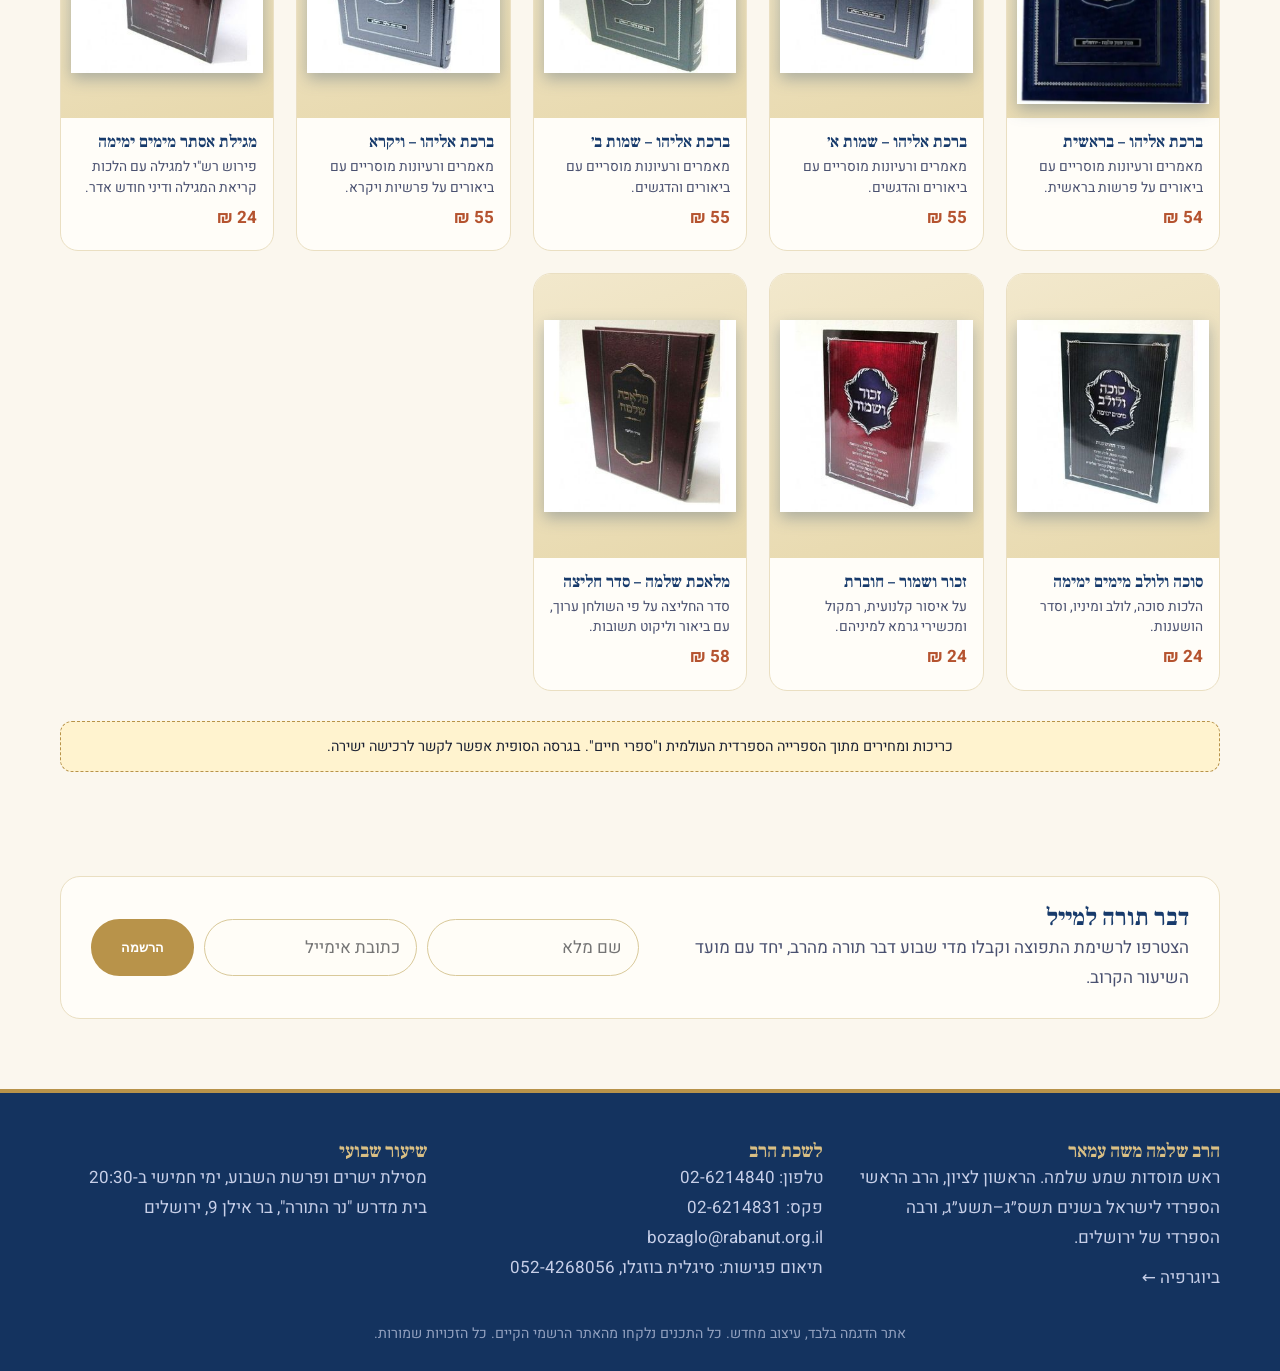
<file: books.html>
<!doctype html><html lang="he" dir="rtl"><head><meta charset="utf-8"><meta name="viewport" content="width=device-width,initial-scale=1"><title>ספרים | הראשון לציון הרב שלמה משה עמאר</title><meta name="description" content="ספריו של הראשון לציון הרב שלמה משה עמאר שליט״א"><link rel="canonical" href="https://benrosjeremy.github.io/rav-amar/books.html"><meta property="og:type" content="website"><meta property="og:site_name" content="הראשון לציון הרב שלמה משה עמאר שליט״א"><meta property="og:locale" content="he_IL"><meta property="og:url" content="https://benrosjeremy.github.io/rav-amar/books.html"><meta property="og:title" content="ספרים | הראשון לציון הרב שלמה משה עמאר שליט״א"><meta property="og:description" content="ספריו של הראשון לציון הרב שלמה משה עמאר שליט״א"><meta property="og:image" content="https://benrosjeremy.github.io/rav-amar/img/hero.jpg"><meta name="twitter:card" content="summary_large_image"><meta name="twitter:title" content="ספרים | הראשון לציון הרב שלמה משה עמאר שליט״א"><meta name="twitter:description" content="ספריו של הראשון לציון הרב שלמה משה עמאר שליט״א"><meta name="twitter:image" content="https://benrosjeremy.github.io/rav-amar/img/hero.jpg"><link rel="preconnect" href="https://fonts.googleapis.com"><link href="https://fonts.googleapis.com/css2?family=Frank+Ruhl+Libre:wght@500;700;900&family=Heebo:wght@300;400;500;700&display=swap" rel="stylesheet"><link rel="stylesheet" href="style.css"><script src="data/i18n.js" defer></script><script src="app.js" defer></script><script src="reader.js" defer></script></head><body data-page="books">
<header><div class="wrap nav"><a class="brand" href="index.html"><img class="star" src="img/logo.png" alt="" width="44" height="44"><span data-i18n-region="brand">הראשון לציון הרב שלמה משה עמאר<small>שליט״א</small></span></a>
<button class="burger" aria-label="תפריט">☰</button><nav data-i18n-region="nav"><ul><li><a href="index.html">בית</a></li><li><a href="bio.html">ביוגרפיה</a></li><li class="dd"><a href="parasha.html">תורת הרב</a><ul><li><a href="parasha.html">פרשת השבוע</a></li><li><a href="shut.html">שו"ת והלכה</a></li><li><a href="shira.html">שירה ותפילה</a></li></ul></li><li><a href="books.html">ספרים</a></li><li><a href="videos.html">שיעורים ווידאו</a></li><li><a href="ask.html">שאל את הרב</a></li><li><a href="contact.html">יצירת קשר</a></li></ul></nav></div></header>
<div class="page-h zel"><div class="wrap" data-i18n-region="head_books"><h1>ספרי הרב</h1><p>שו"ת, מוסר, פרשת השבוע והלכה</p></div></div><section><div class="wrap"><div class="bar" id="bar"></div><div class="books" id="allbooks"></div><p class="note" style="margin-top:30px" data-i18n-region="books_note">כריכות ומחירים מתוך הספרייה הספרדית העולמית ו"ספרי חיים". בגרסה הסופית אפשר לקשר לרכישה ישירה.</p></div></section><footer><div class="wrap"><div class="cols" data-i18n-region="footer"><div><h3>הרב שלמה משה עמאר</h3><p>ראש מוסדות שמע שלמה. הראשון לציון, הרב הראשי הספרדי לישראל בשנים תשס״ג–תשע״ג, ורבה הספרדי של ירושלים.</p><p style="margin-top:10px"><a href="bio.html">ביוגרפיה ←</a></p></div><div><h3>לשכת הרב</h3><p>טלפון: 02-6214840<br>פקס: 02-6214831<br>bozaglo@rabanut.org.il<br>תיאום פגישות: סיגלית בוזגלו, 052-4268056</p></div><div><h3>שיעור שבועי</h3><p>מסילת ישרים ופרשת השבוע, ימי חמישי ב-20:30<br>בית מדרש "נר התורה", בר אילן 9, ירושלים</p></div></div><small data-i18n-region="footer_note">אתר הדגמה בלבד, עיצוב מחדש. כל התכנים נלקחו מהאתר הרשמי הקיים. כל הזכויות שמורות.</small></div></footer></body></html>
</file>
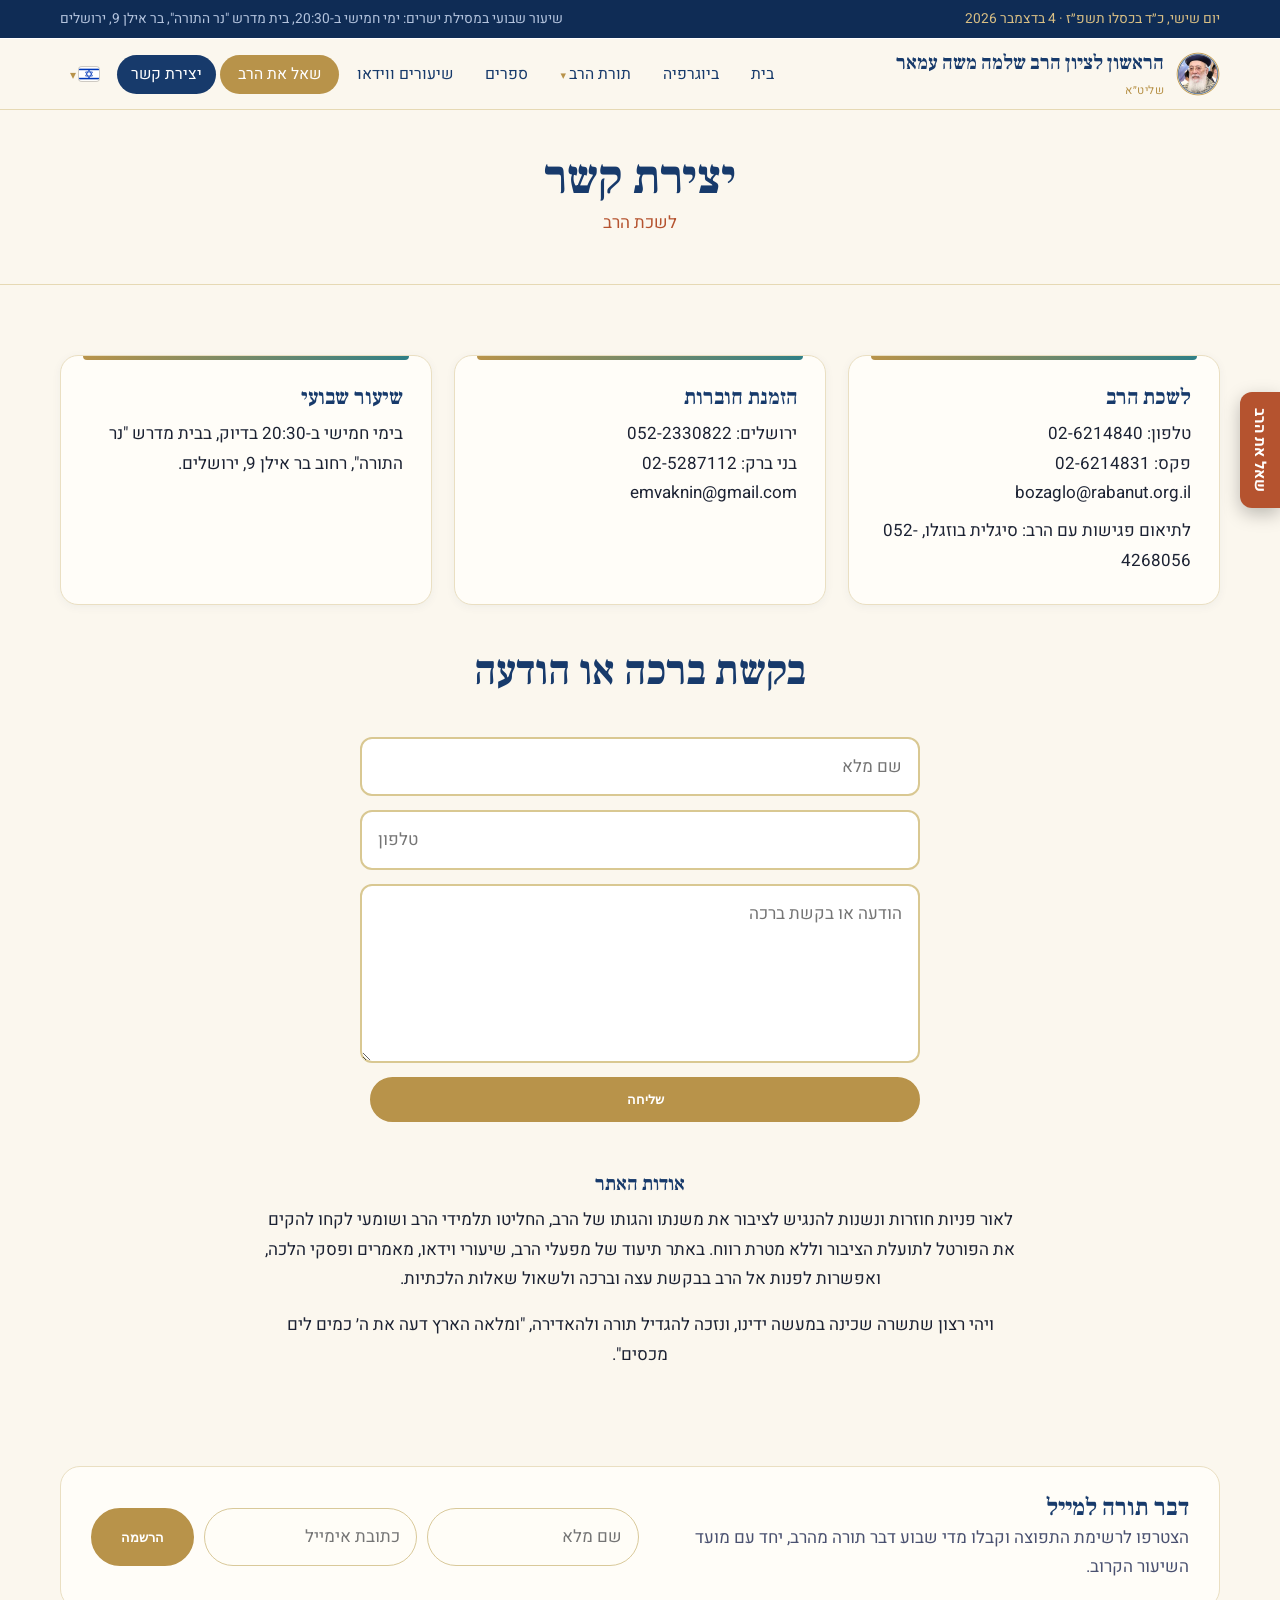
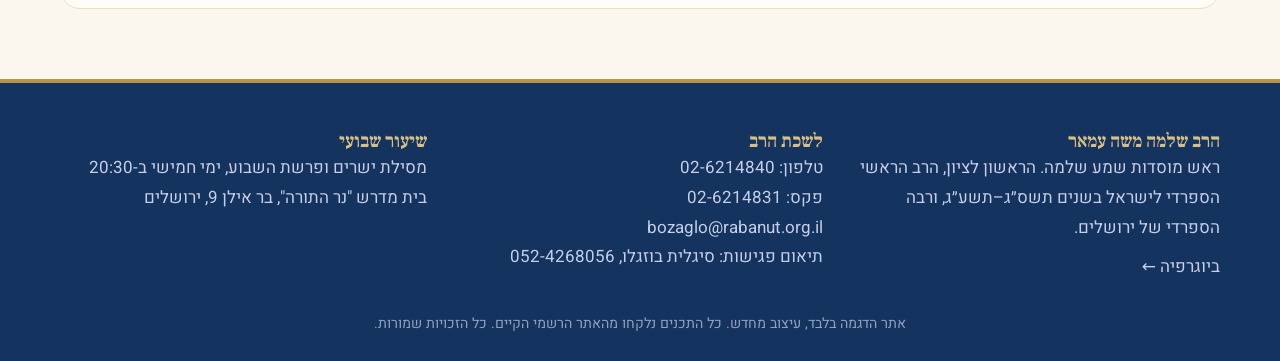
<file: contact.html>
<!doctype html><html lang="he" dir="rtl"><head><meta charset="utf-8"><meta name="viewport" content="width=device-width,initial-scale=1"><title>יצירת קשר | הראשון לציון הרב שלמה משה עמאר</title><meta name="description" content="יצירת קשר עם לשכתו של הראשון לציון הרב שלמה משה עמאר שליט״א"><link rel="canonical" href="https://benrosjeremy.github.io/rav-amar/contact.html"><meta property="og:type" content="website"><meta property="og:site_name" content="הראשון לציון הרב שלמה משה עמאר שליט״א"><meta property="og:locale" content="he_IL"><meta property="og:url" content="https://benrosjeremy.github.io/rav-amar/contact.html"><meta property="og:title" content="יצירת קשר | הראשון לציון הרב שלמה משה עמאר שליט״א"><meta property="og:description" content="יצירת קשר עם לשכתו של הראשון לציון הרב שלמה משה עמאר שליט״א"><meta property="og:image" content="https://benrosjeremy.github.io/rav-amar/img/hero.jpg"><meta name="twitter:card" content="summary_large_image"><meta name="twitter:title" content="יצירת קשר | הראשון לציון הרב שלמה משה עמאר שליט״א"><meta name="twitter:description" content="יצירת קשר עם לשכתו של הראשון לציון הרב שלמה משה עמאר שליט״א"><meta name="twitter:image" content="https://benrosjeremy.github.io/rav-amar/img/hero.jpg"><link rel="preconnect" href="https://fonts.googleapis.com"><link href="https://fonts.googleapis.com/css2?family=Frank+Ruhl+Libre:wght@500;700;900&family=Heebo:wght@300;400;500;700&display=swap" rel="stylesheet"><link rel="stylesheet" href="style.css"><script src="data/i18n.js" defer></script><script src="app.js" defer></script><script src="reader.js" defer></script></head><body data-page="">
<header><div class="wrap nav"><a class="brand" href="index.html"><img class="star" src="img/logo.png" alt="" width="44" height="44"><span data-i18n-region="brand">הראשון לציון הרב שלמה משה עמאר<small>שליט״א</small></span></a>
<button class="burger" aria-label="תפריט">☰</button><nav data-i18n-region="nav"><ul><li><a href="index.html">בית</a></li><li><a href="bio.html">ביוגרפיה</a></li><li class="dd"><a href="parasha.html">תורת הרב</a><ul><li><a href="parasha.html">פרשת השבוע</a></li><li><a href="shut.html">שו"ת והלכה</a></li><li><a href="shira.html">שירה ותפילה</a></li></ul></li><li><a href="books.html">ספרים</a></li><li><a href="videos.html">שיעורים ווידאו</a></li><li><a href="ask.html">שאל את הרב</a></li><li><a href="contact.html">יצירת קשר</a></li></ul></nav></div></header>
<div class="page-h zel"><div class="wrap" data-i18n-region="head_contact"><h1>יצירת קשר</h1><p>לשכת הרב</p></div></div><section><div class="wrap"><div class="cards" style="margin-bottom:40px" data-i18n-region="contact_cards"><div class="card"><h3>לשכת הרב</h3><p>טלפון: 02-6214840<br>פקס: 02-6214831<br>bozaglo@rabanut.org.il</p><p style="margin-top:8px">לתיאום פגישות עם הרב: סיגלית בוזגלו, 052-4268056</p></div><div class="card" id="orders"><h3>הזמנת חוברות</h3><p>ירושלים: 052-2330822<br>בני ברק: 02-5287112<br>emvaknin@gmail.com</p></div><div class="card"><h3>שיעור שבועי</h3><p>בימי חמישי ב-20:30 בדיוק, בבית מדרש "נר התורה", רחוב בר אילן 9, ירושלים.</p></div></div>
<div class="title" data-i18n-region="contact_form_title"><h2>בקשת ברכה או הודעה</h2></div><form data-i18n-region="contact_form"><input required placeholder="שם מלא"><input type="tel" placeholder="טלפון"><textarea rows="5" required placeholder="הודעה או בקשת ברכה"></textarea><button class="btn">שליחה</button></form>
<div class="prose" style="margin-top:50px;text-align:center" data-i18n-region="contact_about"><h3>אודות האתר</h3><p style="margin-top:8px">לאור פניות חוזרות ונשנות להנגיש לציבור את משנתו והגותו של הרב, החליטו תלמידי הרב ושומעי לקחו להקים את הפורטל לתועלת הציבור וללא מטרת רווח. באתר תיעוד של מפעלי הרב, שיעורי וידאו, מאמרים ופסקי הלכה, ואפשרות לפנות אל הרב בבקשת עצה וברכה ולשאול שאלות הלכתיות.</p><p>ויהי רצון שתשרה שכינה במעשה ידינו, ונזכה להגדיל תורה ולהאדירה, "ומלאה הארץ דעה את ה׳ כמים לים מכסים".</p></div></div></section><footer><div class="wrap"><div class="cols" data-i18n-region="footer"><div><h3>הרב שלמה משה עמאר</h3><p>ראש מוסדות שמע שלמה. הראשון לציון, הרב הראשי הספרדי לישראל בשנים תשס״ג–תשע״ג, ורבה הספרדי של ירושלים.</p><p style="margin-top:10px"><a href="bio.html">ביוגרפיה ←</a></p></div><div><h3>לשכת הרב</h3><p>טלפון: 02-6214840<br>פקס: 02-6214831<br>bozaglo@rabanut.org.il<br>תיאום פגישות: סיגלית בוזגלו, 052-4268056</p></div><div><h3>שיעור שבועי</h3><p>מסילת ישרים ופרשת השבוע, ימי חמישי ב-20:30<br>בית מדרש "נר התורה", בר אילן 9, ירושלים</p></div></div><small data-i18n-region="footer_note">אתר הדגמה בלבד, עיצוב מחדש. כל התכנים נלקחו מהאתר הרשמי הקיים. כל הזכויות שמורות.</small></div></footer></body></html>
</file>
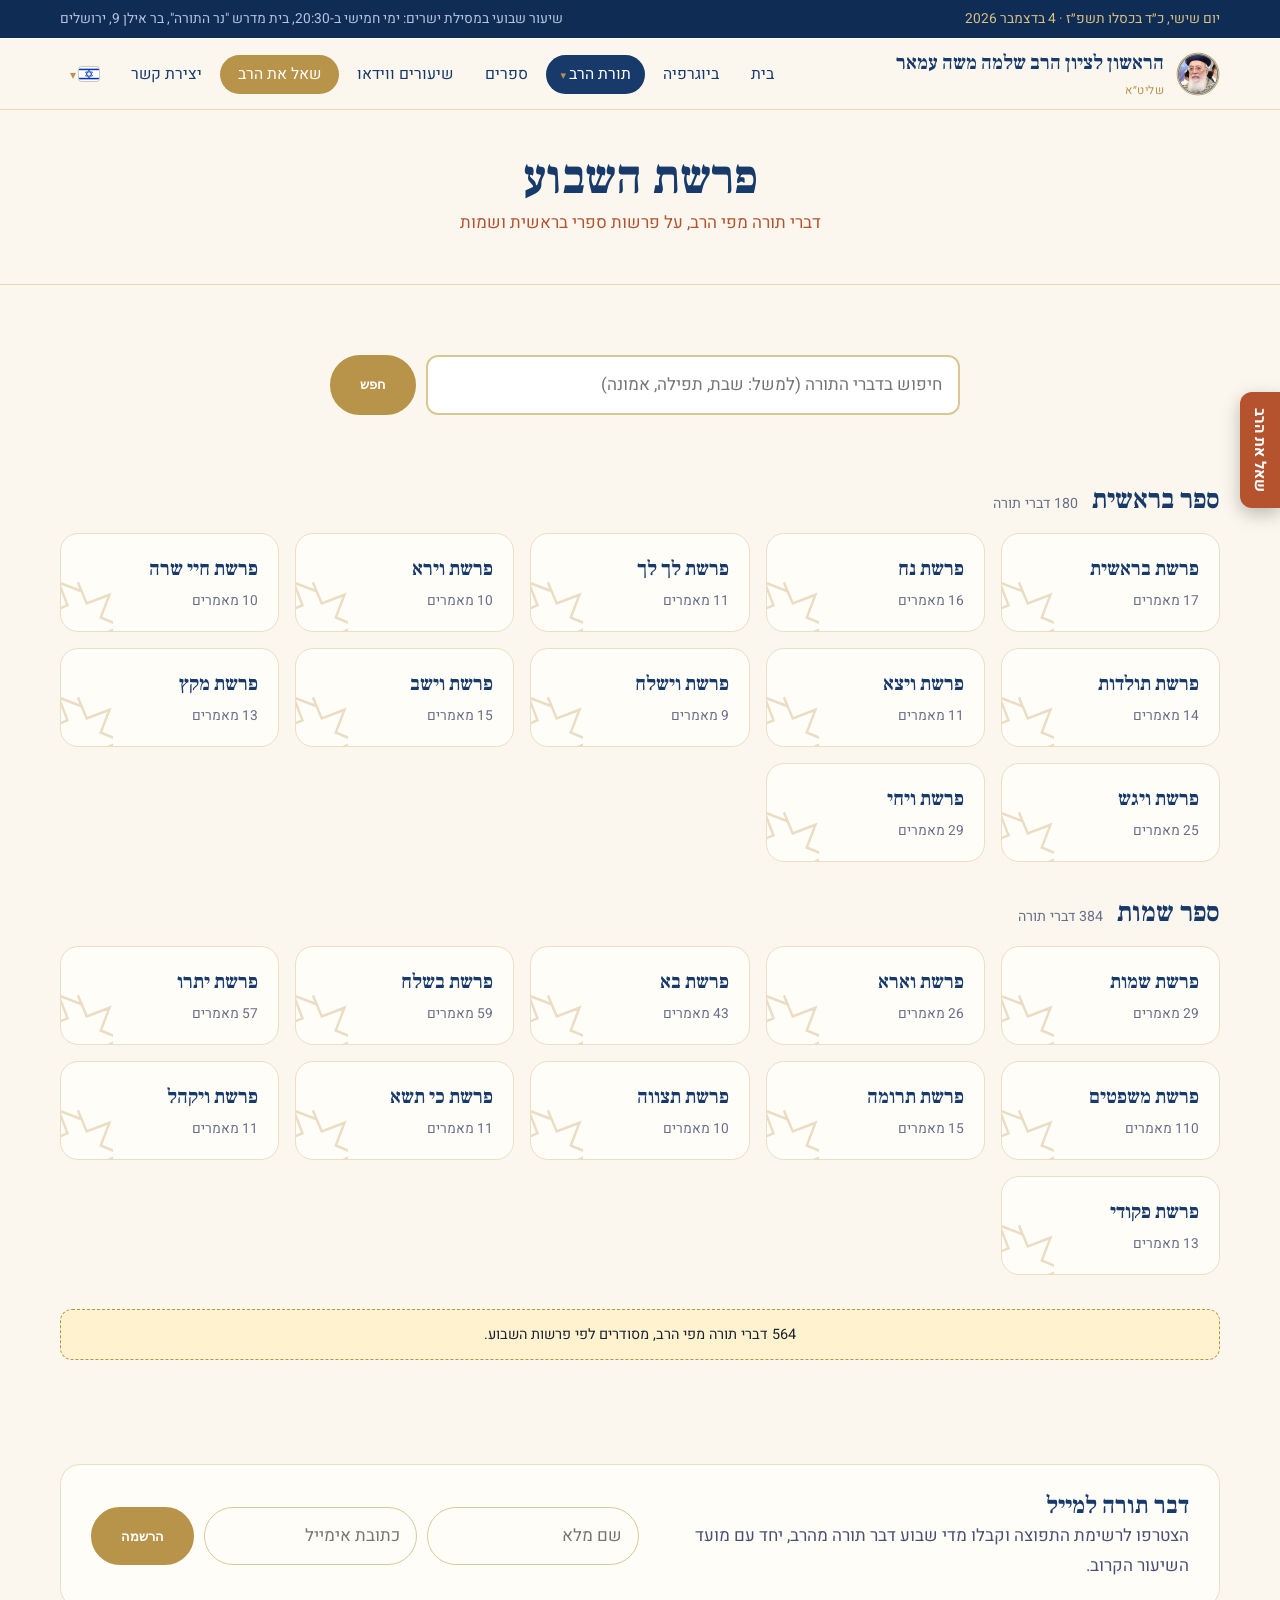
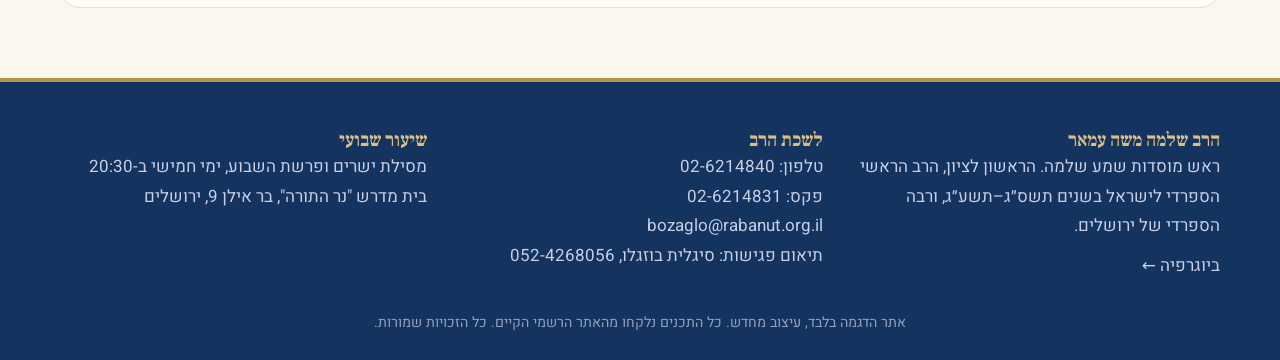
<file: parasha.html>
<!doctype html><html lang="he" dir="rtl"><head><meta charset="utf-8"><meta name="viewport" content="width=device-width,initial-scale=1"><title>פרשת השבוע | הראשון לציון הרב שלמה משה עמאר</title><meta name="description" content="דברי תורה ומאמרים על פרשת השבוע מפי הראשון לציון הרב שלמה משה עמאר שליט״א"><link rel="canonical" href="https://benrosjeremy.github.io/rav-amar/parasha.html"><meta property="og:type" content="website"><meta property="og:site_name" content="הראשון לציון הרב שלמה משה עמאר שליט״א"><meta property="og:locale" content="he_IL"><meta property="og:url" content="https://benrosjeremy.github.io/rav-amar/parasha.html"><meta property="og:title" content="פרשת השבוע | הראשון לציון הרב שלמה משה עמאר שליט״א"><meta property="og:description" content="דברי תורה ומאמרים על פרשת השבוע מפי הראשון לציון הרב שלמה משה עמאר שליט״א"><meta property="og:image" content="https://benrosjeremy.github.io/rav-amar/img/hero.jpg"><meta name="twitter:card" content="summary_large_image"><meta name="twitter:title" content="פרשת השבוע | הראשון לציון הרב שלמה משה עמאר שליט״א"><meta name="twitter:description" content="דברי תורה ומאמרים על פרשת השבוע מפי הראשון לציון הרב שלמה משה עמאר שליט״א"><meta name="twitter:image" content="https://benrosjeremy.github.io/rav-amar/img/hero.jpg"><link rel="preconnect" href="https://fonts.googleapis.com"><link href="https://fonts.googleapis.com/css2?family=Frank+Ruhl+Libre:wght@500;700;900&family=Heebo:wght@300;400;500;700&display=swap" rel="stylesheet"><link rel="stylesheet" href="style.css"><script src="data/i18n.js" defer></script><script src="app.js" defer></script><script src="reader.js" defer></script></head><body data-page="parasha">
<header><div class="wrap nav"><a class="brand" href="index.html"><img class="star" src="img/logo.png" alt="" width="44" height="44"><span data-i18n-region="brand">הראשון לציון הרב שלמה משה עמאר<small>שליט״א</small></span></a>
<button class="burger" aria-label="תפריט">☰</button><nav data-i18n-region="nav"><ul><li><a href="index.html">בית</a></li><li><a href="bio.html">ביוגרפיה</a></li><li class="dd"><a href="parasha.html">תורת הרב</a><ul><li><a href="parasha.html">פרשת השבוע</a></li><li><a href="shut.html">שו"ת והלכה</a></li><li><a href="shira.html">שירה ותפילה</a></li></ul></li><li><a href="books.html">ספרים</a></li><li><a href="videos.html">שיעורים ווידאו</a></li><li><a href="ask.html">שאל את הרב</a></li><li><a href="contact.html">יצירת קשר</a></li></ul></nav></div></header>
<div class="page-h zel"><div class="wrap" data-i18n-region="head_parasha"><h1>פרשת השבוע</h1><p>דברי תורה מפי הרב, על פרשות ספרי בראשית ושמות</p></div></div><section><div class="wrap"><div id="app"></div></div></section><footer><div class="wrap"><div class="cols" data-i18n-region="footer"><div><h3>הרב שלמה משה עמאר</h3><p>ראש מוסדות שמע שלמה. הראשון לציון, הרב הראשי הספרדי לישראל בשנים תשס״ג–תשע״ג, ורבה הספרדי של ירושלים.</p><p style="margin-top:10px"><a href="bio.html">ביוגרפיה ←</a></p></div><div><h3>לשכת הרב</h3><p>טלפון: 02-6214840<br>פקס: 02-6214831<br>bozaglo@rabanut.org.il<br>תיאום פגישות: סיגלית בוזגלו, 052-4268056</p></div><div><h3>שיעור שבועי</h3><p>מסילת ישרים ופרשת השבוע, ימי חמישי ב-20:30<br>בית מדרש "נר התורה", בר אילן 9, ירושלים</p></div></div><small data-i18n-region="footer_note">אתר הדגמה בלבד, עיצוב מחדש. כל התכנים נלקחו מהאתר הרשמי הקיים. כל הזכויות שמורות.</small></div></footer></body></html>
</file>
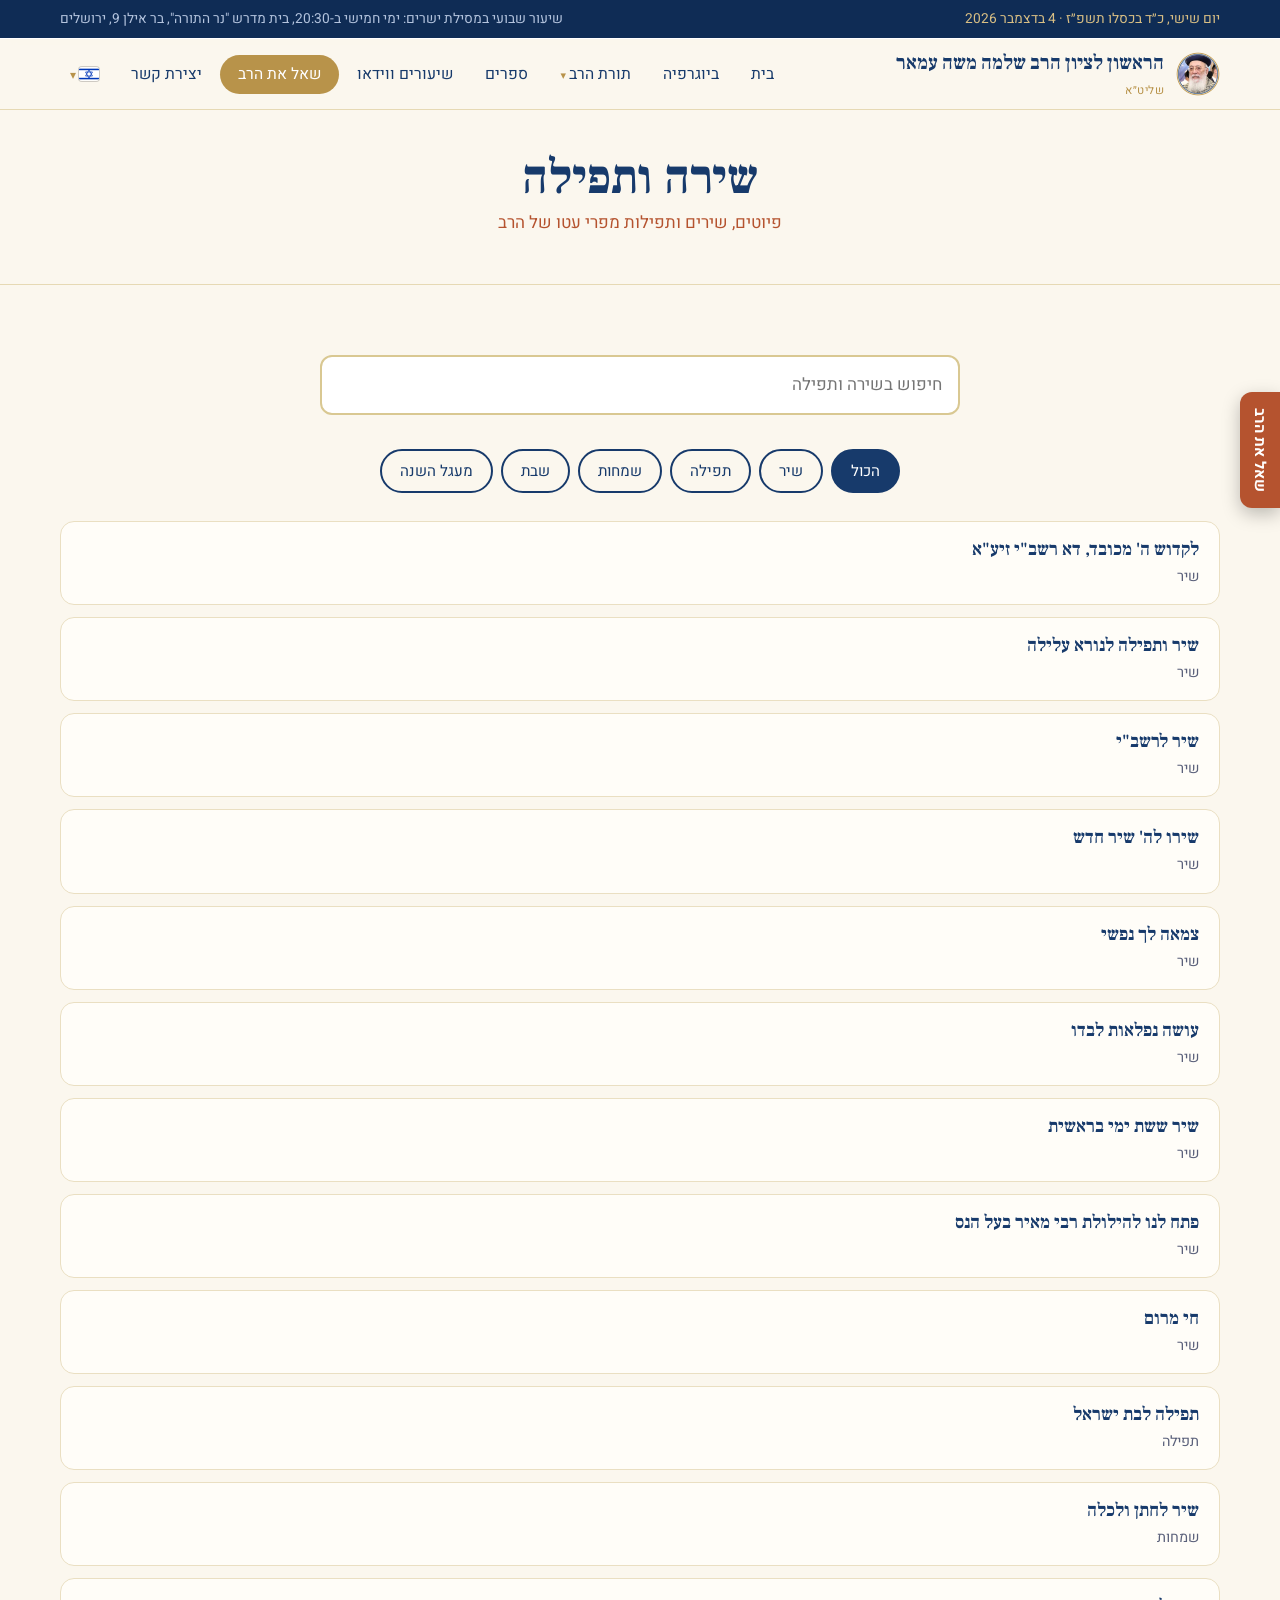
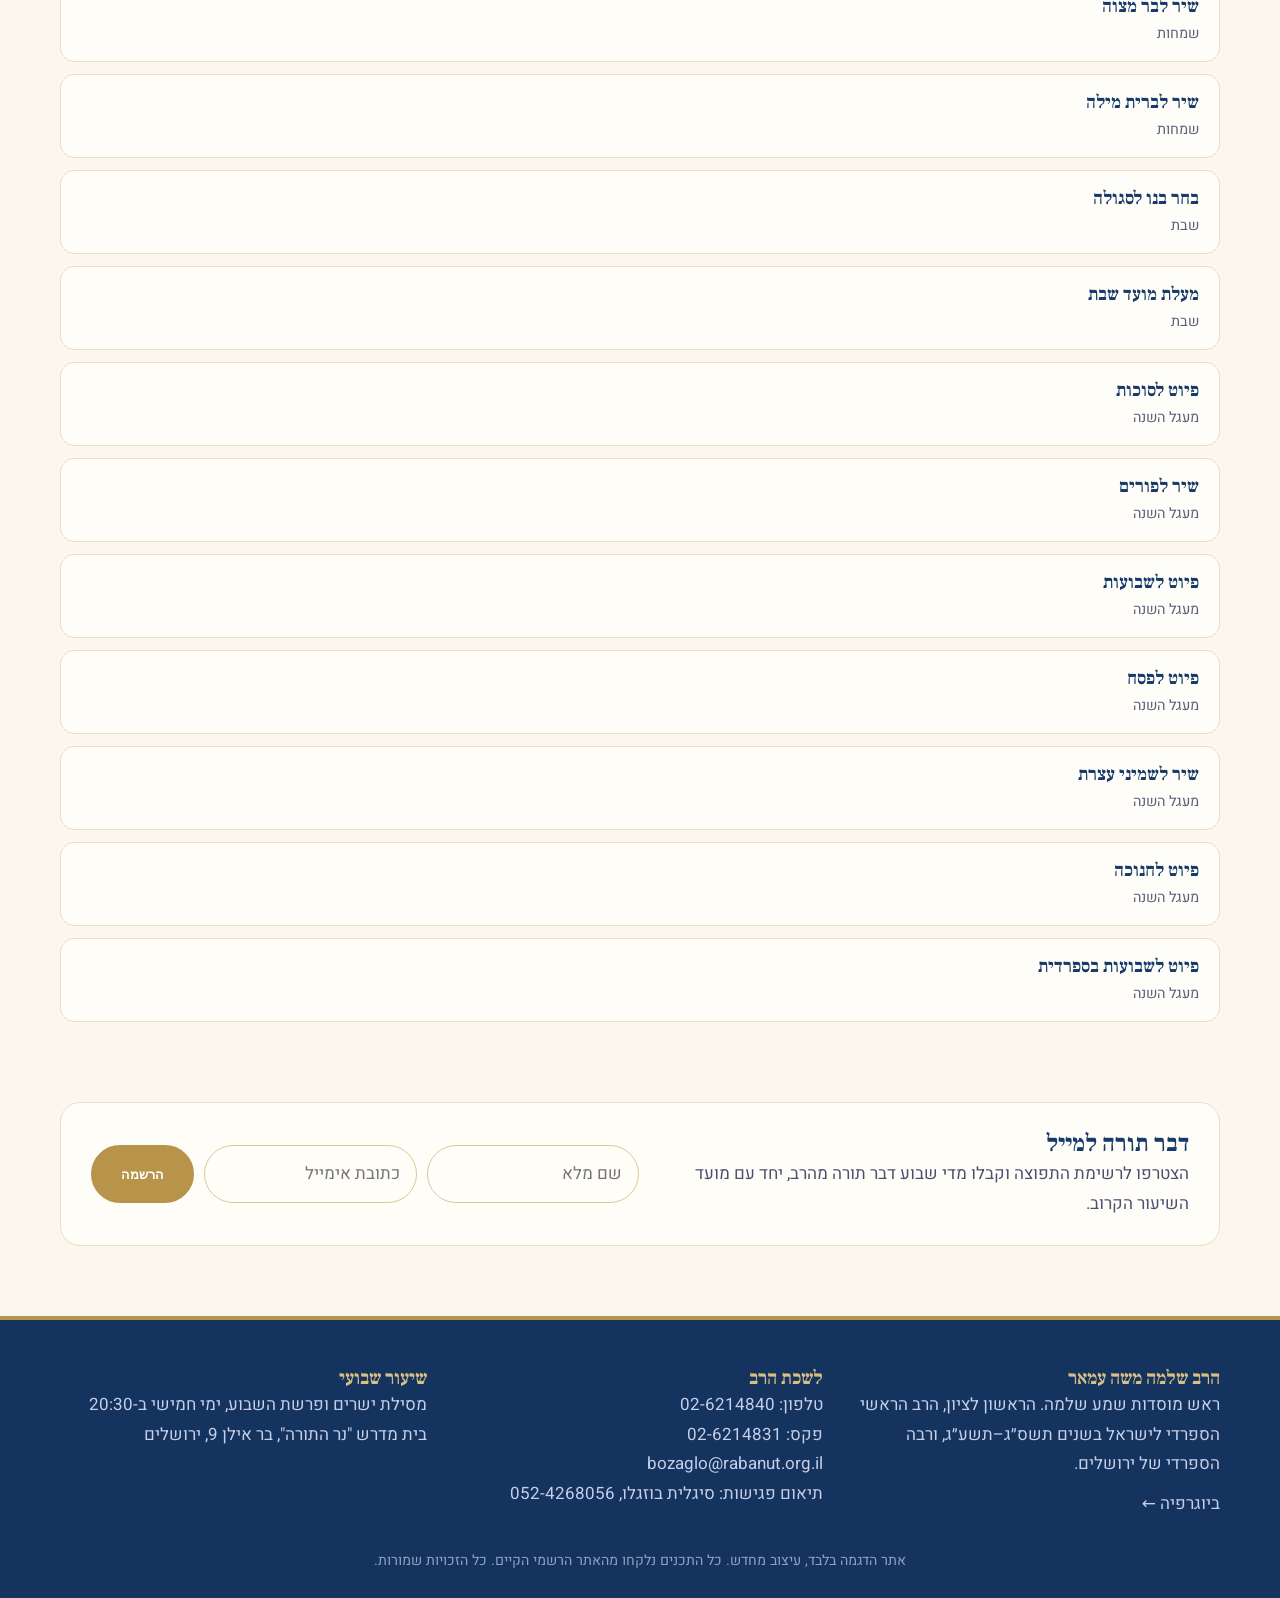
<file: shira.html>
<!doctype html><html lang="he" dir="rtl"><head><meta charset="utf-8"><meta name="viewport" content="width=device-width,initial-scale=1"><title>שירה ותפילה | הראשון לציון הרב שלמה משה עמאר</title><meta name="description" content="שירה ותפילה מאת הראשון לציון הרב שלמה משה עמאר שליט״א"><link rel="canonical" href="https://benrosjeremy.github.io/rav-amar/shira.html"><meta property="og:type" content="website"><meta property="og:site_name" content="הראשון לציון הרב שלמה משה עמאר שליט״א"><meta property="og:locale" content="he_IL"><meta property="og:url" content="https://benrosjeremy.github.io/rav-amar/shira.html"><meta property="og:title" content="שירה ותפילה | הראשון לציון הרב שלמה משה עמאר שליט״א"><meta property="og:description" content="שירה ותפילה מאת הראשון לציון הרב שלמה משה עמאר שליט״א"><meta property="og:image" content="https://benrosjeremy.github.io/rav-amar/img/hero.jpg"><meta name="twitter:card" content="summary_large_image"><meta name="twitter:title" content="שירה ותפילה | הראשון לציון הרב שלמה משה עמאר שליט״א"><meta name="twitter:description" content="שירה ותפילה מאת הראשון לציון הרב שלמה משה עמאר שליט״א"><meta name="twitter:image" content="https://benrosjeremy.github.io/rav-amar/img/hero.jpg"><link rel="preconnect" href="https://fonts.googleapis.com"><link href="https://fonts.googleapis.com/css2?family=Frank+Ruhl+Libre:wght@500;700;900&family=Heebo:wght@300;400;500;700&display=swap" rel="stylesheet"><link rel="stylesheet" href="style.css"><script src="data/i18n.js" defer></script><script src="app.js" defer></script><script src="reader.js" defer></script></head><body data-page="shira">
<header><div class="wrap nav"><a class="brand" href="index.html"><img class="star" src="img/logo.png" alt="" width="44" height="44"><span data-i18n-region="brand">הראשון לציון הרב שלמה משה עמאר<small>שליט״א</small></span></a>
<button class="burger" aria-label="תפריט">☰</button><nav data-i18n-region="nav"><ul><li><a href="index.html">בית</a></li><li><a href="bio.html">ביוגרפיה</a></li><li class="dd"><a href="parasha.html">תורת הרב</a><ul><li><a href="parasha.html">פרשת השבוע</a></li><li><a href="shut.html">שו"ת והלכה</a></li><li><a href="shira.html">שירה ותפילה</a></li></ul></li><li><a href="books.html">ספרים</a></li><li><a href="videos.html">שיעורים ווידאו</a></li><li><a href="ask.html">שאל את הרב</a></li><li><a href="contact.html">יצירת קשר</a></li></ul></nav></div></header>
<div class="page-h zel"><div class="wrap" data-i18n-region="head_shira"><h1>שירה ותפילה</h1><p>פיוטים, שירים ותפילות מפרי עטו של הרב</p></div></div><section><div class="wrap"><div id="app"></div></div></section><footer><div class="wrap"><div class="cols" data-i18n-region="footer"><div><h3>הרב שלמה משה עמאר</h3><p>ראש מוסדות שמע שלמה. הראשון לציון, הרב הראשי הספרדי לישראל בשנים תשס״ג–תשע״ג, ורבה הספרדי של ירושלים.</p><p style="margin-top:10px"><a href="bio.html">ביוגרפיה ←</a></p></div><div><h3>לשכת הרב</h3><p>טלפון: 02-6214840<br>פקס: 02-6214831<br>bozaglo@rabanut.org.il<br>תיאום פגישות: סיגלית בוזגלו, 052-4268056</p></div><div><h3>שיעור שבועי</h3><p>מסילת ישרים ופרשת השבוע, ימי חמישי ב-20:30<br>בית מדרש "נר התורה", בר אילן 9, ירושלים</p></div></div><small data-i18n-region="footer_note">אתר הדגמה בלבד, עיצוב מחדש. כל התכנים נלקחו מהאתר הרשמי הקיים. כל הזכויות שמורות.</small></div></footer></body></html>
</file>
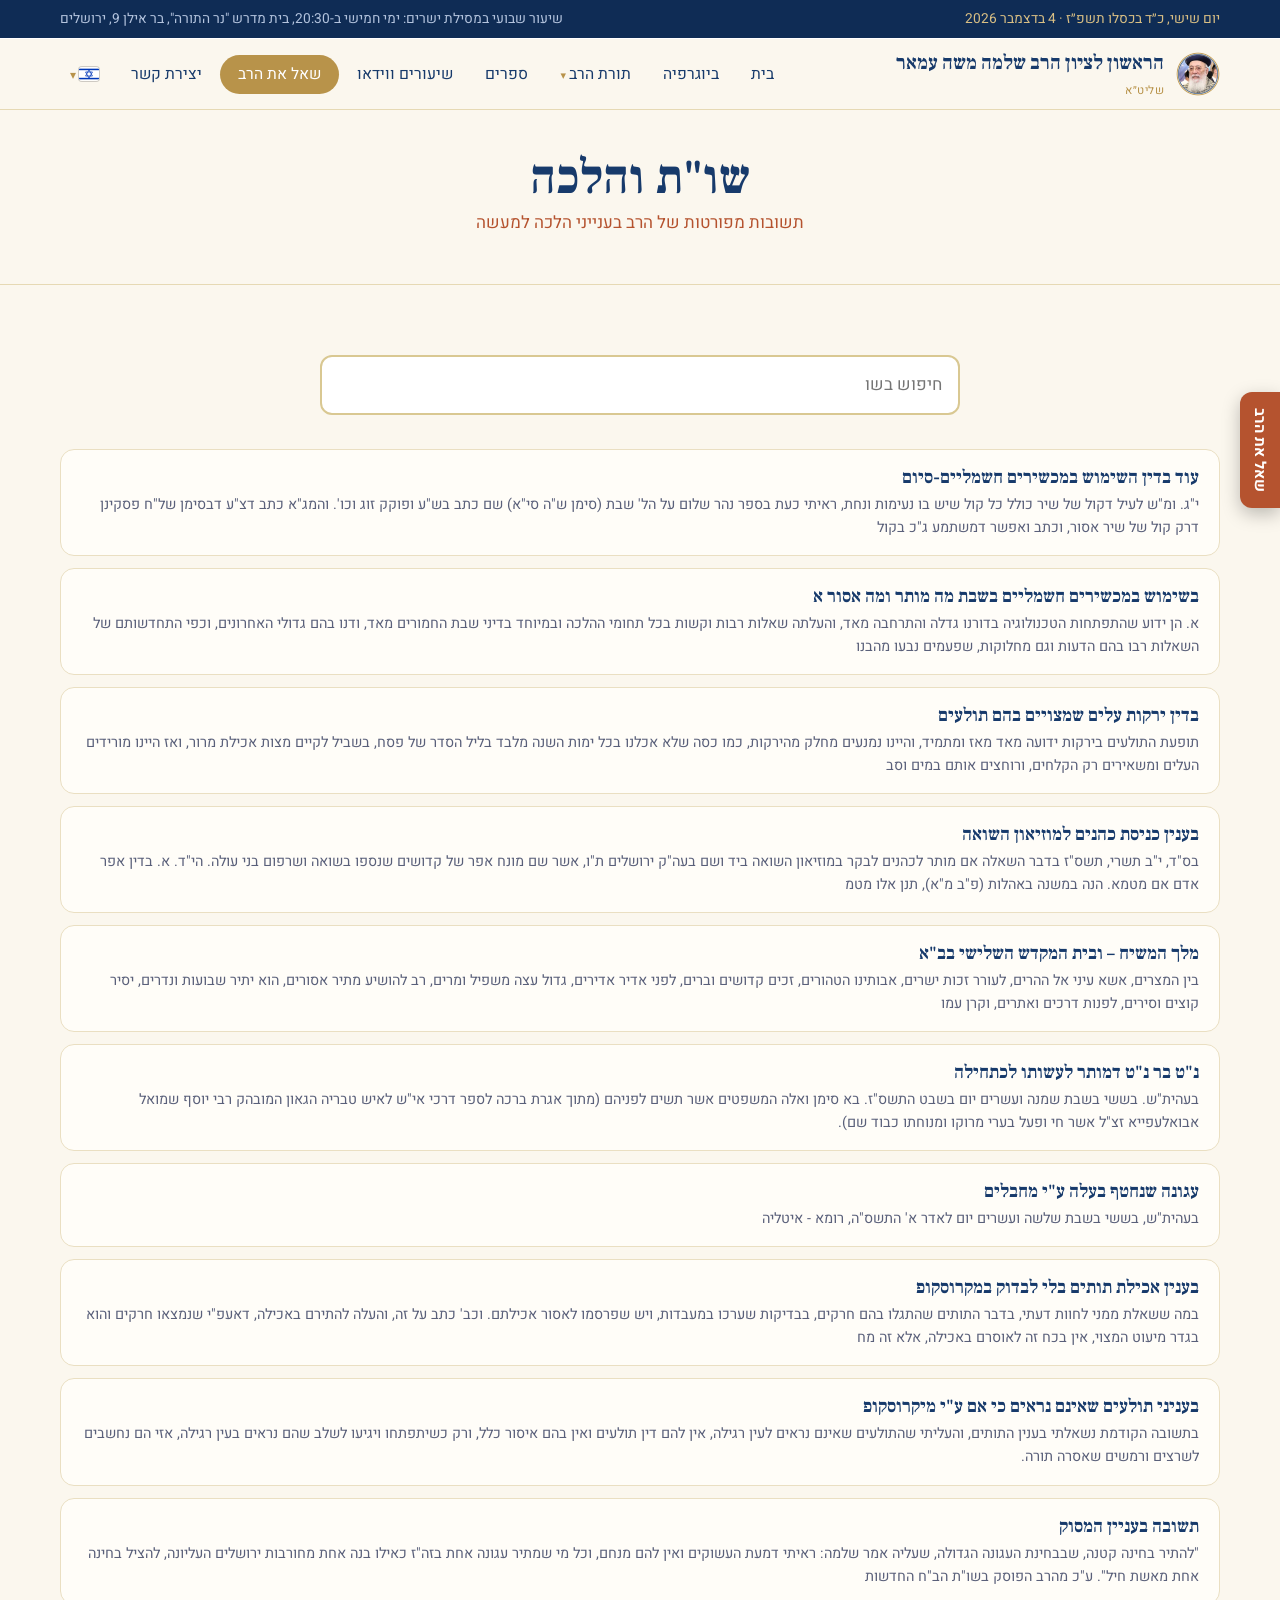
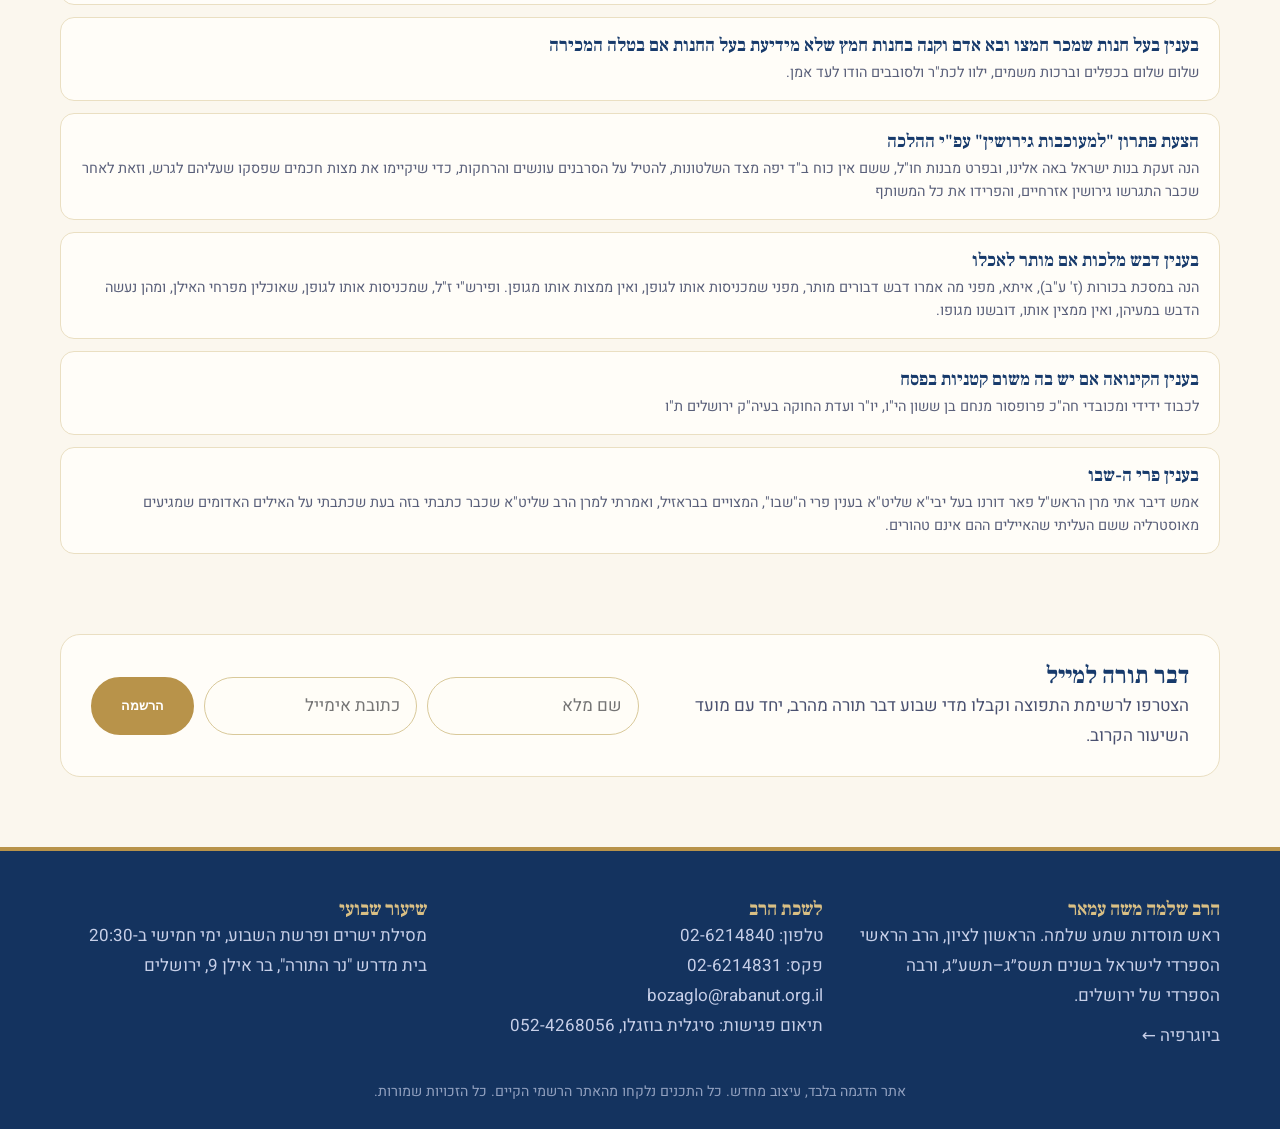
<file: shut.html>
<!doctype html><html lang="he" dir="rtl"><head><meta charset="utf-8"><meta name="viewport" content="width=device-width,initial-scale=1"><title>שו"ת והלכה | הראשון לציון הרב שלמה משה עמאר</title><meta name="description" content="שאלות ותשובות בהלכה מהראשון לציון הרב שלמה משה עמאר שליט״א"><link rel="canonical" href="https://benrosjeremy.github.io/rav-amar/shut.html"><meta property="og:type" content="website"><meta property="og:site_name" content="הראשון לציון הרב שלמה משה עמאר שליט״א"><meta property="og:locale" content="he_IL"><meta property="og:url" content="https://benrosjeremy.github.io/rav-amar/shut.html"><meta property="og:title" content="שו&quot;ת והלכה | הראשון לציון הרב שלמה משה עמאר שליט״א"><meta property="og:description" content="שאלות ותשובות בהלכה מהראשון לציון הרב שלמה משה עמאר שליט״א"><meta property="og:image" content="https://benrosjeremy.github.io/rav-amar/img/hero.jpg"><meta name="twitter:card" content="summary_large_image"><meta name="twitter:title" content="שו&quot;ת והלכה | הראשון לציון הרב שלמה משה עמאר שליט״א"><meta name="twitter:description" content="שאלות ותשובות בהלכה מהראשון לציון הרב שלמה משה עמאר שליט״א"><meta name="twitter:image" content="https://benrosjeremy.github.io/rav-amar/img/hero.jpg"><link rel="preconnect" href="https://fonts.googleapis.com"><link href="https://fonts.googleapis.com/css2?family=Frank+Ruhl+Libre:wght@500;700;900&family=Heebo:wght@300;400;500;700&display=swap" rel="stylesheet"><link rel="stylesheet" href="style.css"><script src="data/i18n.js" defer></script><script src="app.js" defer></script><script src="reader.js" defer></script></head><body data-page="shut">
<header><div class="wrap nav"><a class="brand" href="index.html"><img class="star" src="img/logo.png" alt="" width="44" height="44"><span data-i18n-region="brand">הראשון לציון הרב שלמה משה עמאר<small>שליט״א</small></span></a>
<button class="burger" aria-label="תפריט">☰</button><nav data-i18n-region="nav"><ul><li><a href="index.html">בית</a></li><li><a href="bio.html">ביוגרפיה</a></li><li class="dd"><a href="parasha.html">תורת הרב</a><ul><li><a href="parasha.html">פרשת השבוע</a></li><li><a href="shut.html">שו"ת והלכה</a></li><li><a href="shira.html">שירה ותפילה</a></li></ul></li><li><a href="books.html">ספרים</a></li><li><a href="videos.html">שיעורים ווידאו</a></li><li><a href="ask.html">שאל את הרב</a></li><li><a href="contact.html">יצירת קשר</a></li></ul></nav></div></header>
<div class="page-h zel"><div class="wrap" data-i18n-region="head_shut"><h1>שו"ת והלכה</h1><p>תשובות מפורטות של הרב בענייני הלכה למעשה</p></div></div><section><div class="wrap"><div id="app"></div></div></section><footer><div class="wrap"><div class="cols" data-i18n-region="footer"><div><h3>הרב שלמה משה עמאר</h3><p>ראש מוסדות שמע שלמה. הראשון לציון, הרב הראשי הספרדי לישראל בשנים תשס״ג–תשע״ג, ורבה הספרדי של ירושלים.</p><p style="margin-top:10px"><a href="bio.html">ביוגרפיה ←</a></p></div><div><h3>לשכת הרב</h3><p>טלפון: 02-6214840<br>פקס: 02-6214831<br>bozaglo@rabanut.org.il<br>תיאום פגישות: סיגלית בוזגלו, 052-4268056</p></div><div><h3>שיעור שבועי</h3><p>מסילת ישרים ופרשת השבוע, ימי חמישי ב-20:30<br>בית מדרש "נר התורה", בר אילן 9, ירושלים</p></div></div><small data-i18n-region="footer_note">אתר הדגמה בלבד, עיצוב מחדש. כל התכנים נלקחו מהאתר הרשמי הקיים. כל הזכויות שמורות.</small></div></footer></body></html>
</file>
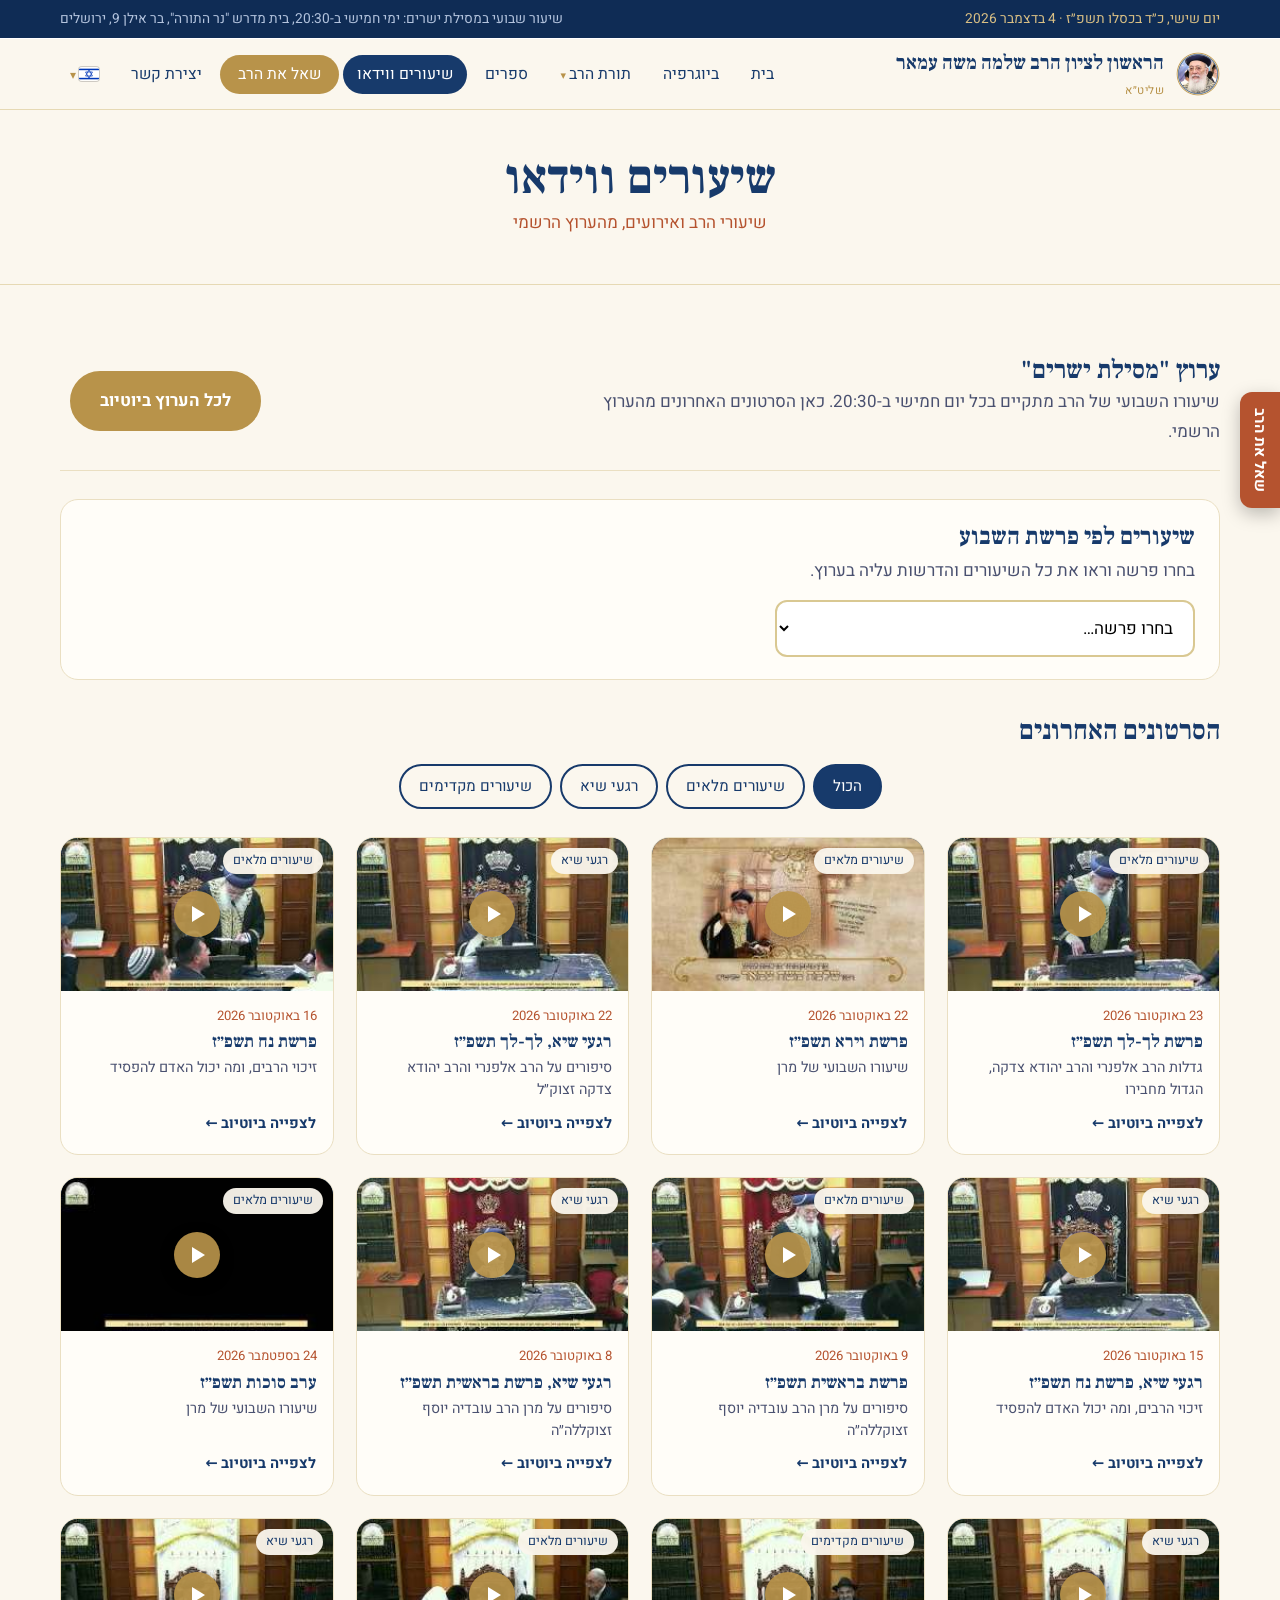
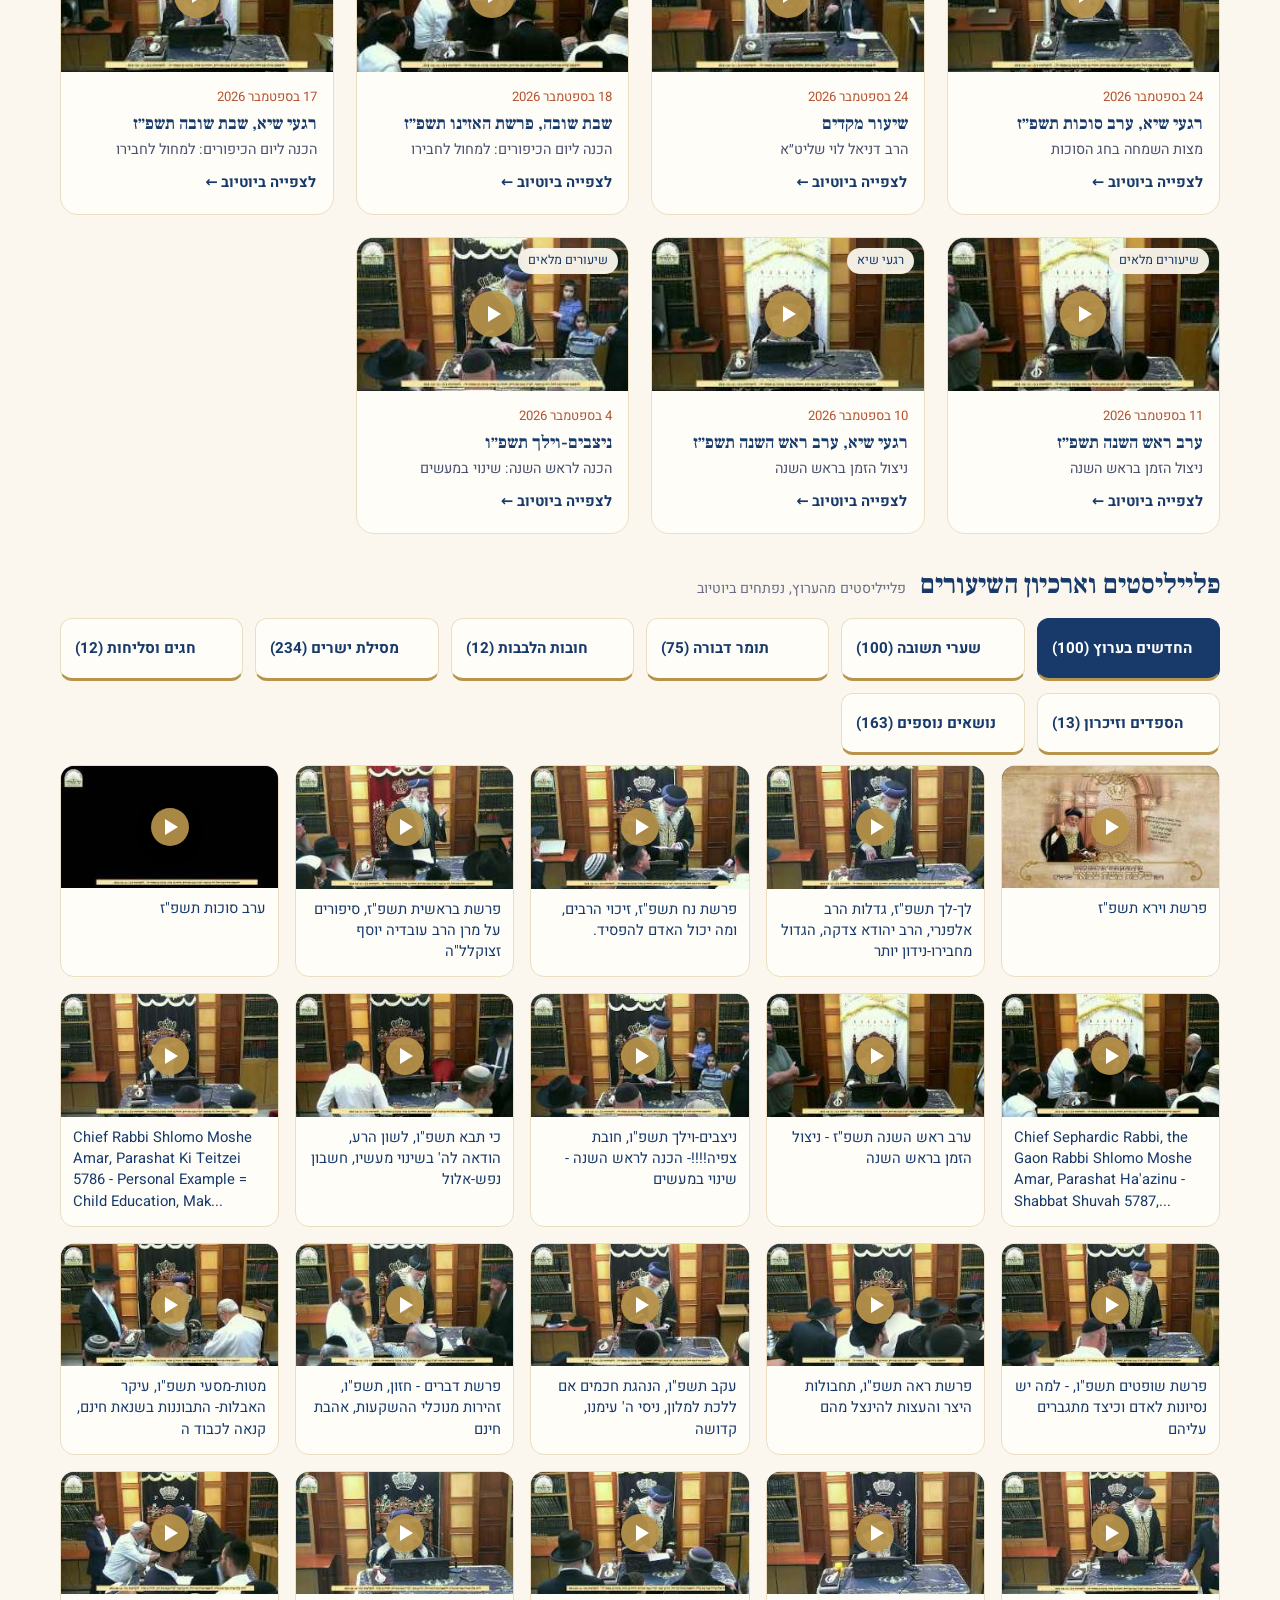
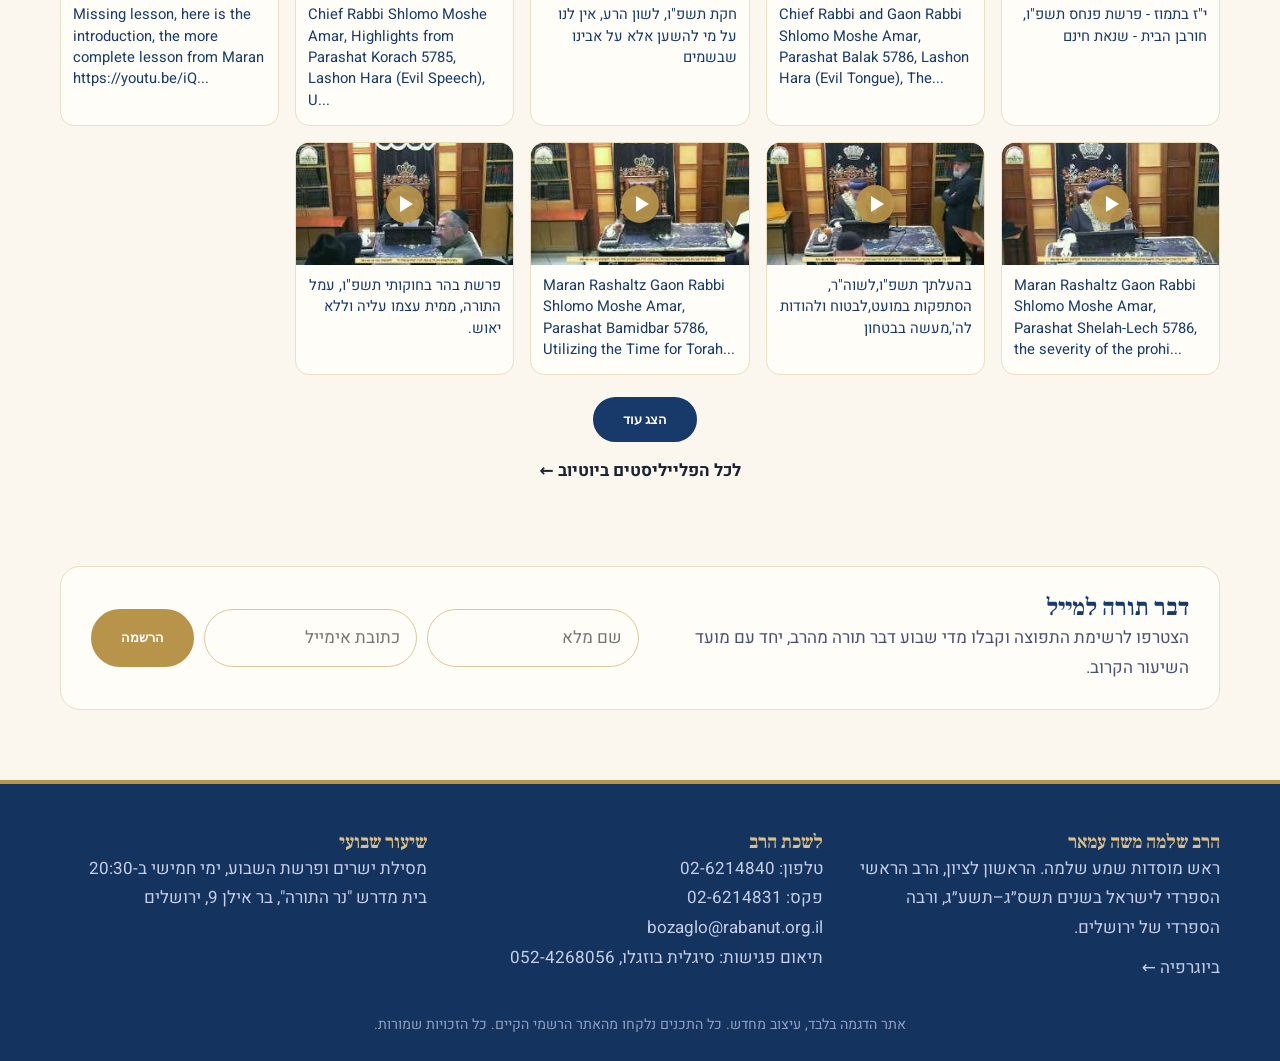
<file: videos.html>
<!doctype html><html lang="he" dir="rtl"><head><meta charset="utf-8"><meta name="viewport" content="width=device-width,initial-scale=1"><title>שיעורים ווידאו | הראשון לציון הרב שלמה משה עמאר</title><meta name="description" content="שיעורי וידאו ודרשות של הראשון לציון הרב שלמה משה עמאר שליט״א, מהערוץ הרשמי"><link rel="canonical" href="https://benrosjeremy.github.io/rav-amar/videos.html"><meta property="og:type" content="website"><meta property="og:site_name" content="הראשון לציון הרב שלמה משה עמאר שליט״א"><meta property="og:locale" content="he_IL"><meta property="og:url" content="https://benrosjeremy.github.io/rav-amar/videos.html"><meta property="og:title" content="שיעורים ווידאו | הראשון לציון הרב שלמה משה עמאר שליט״א"><meta property="og:description" content="שיעורי וידאו ודרשות של הראשון לציון הרב שלמה משה עמאר שליט״א, מהערוץ הרשמי"><meta property="og:image" content="https://benrosjeremy.github.io/rav-amar/img/hero.jpg"><meta name="twitter:card" content="summary_large_image"><meta name="twitter:title" content="שיעורים ווידאו | הראשון לציון הרב שלמה משה עמאר שליט״א"><meta name="twitter:description" content="שיעורי וידאו ודרשות של הראשון לציון הרב שלמה משה עמאר שליט״א, מהערוץ הרשמי"><meta name="twitter:image" content="https://benrosjeremy.github.io/rav-amar/img/hero.jpg"><link rel="preconnect" href="https://fonts.googleapis.com"><link href="https://fonts.googleapis.com/css2?family=Frank+Ruhl+Libre:wght@500;700;900&family=Heebo:wght@300;400;500;700&display=swap" rel="stylesheet"><link rel="stylesheet" href="style.css"><script src="data/i18n.js" defer></script><script src="app.js" defer></script><script src="reader.js" defer></script></head><body data-page="videos">
<header><div class="wrap nav"><a class="brand" href="index.html"><img class="star" src="img/logo.png" alt="" width="44" height="44"><span data-i18n-region="brand">הראשון לציון הרב שלמה משה עמאר<small>שליט״א</small></span></a>
<button class="burger" aria-label="תפריט">☰</button><nav data-i18n-region="nav"><ul><li><a href="index.html">בית</a></li><li><a href="bio.html">ביוגרפיה</a></li><li class="dd"><a href="parasha.html">תורת הרב</a><ul><li><a href="parasha.html">פרשת השבוע</a></li><li><a href="shut.html">שו"ת והלכה</a></li><li><a href="shira.html">שירה ותפילה</a></li></ul></li><li><a href="books.html">ספרים</a></li><li><a href="videos.html">שיעורים ווידאו</a></li><li><a href="ask.html">שאל את הרב</a></li><li><a href="contact.html">יצירת קשר</a></li></ul></nav></div></header>
<div class="page-h zel"><div class="wrap" data-i18n-region="head_videos"><h1>שיעורים ווידאו</h1><p>שיעורי הרב ואירועים, מהערוץ הרשמי</p></div></div><section><div class="wrap"><div class="chanbar" data-i18n-region="videos_chanbar"><div><h2>ערוץ "מסילת ישרים"</h2><p>שיעורו השבועי של הרב מתקיים בכל יום חמישי ב-20:30. כאן הסרטונים האחרונים מהערוץ הרשמי.</p></div><a class="btn" href="https://www.youtube.com/@masilatysarim" target="_blank" rel="noopener">לכל הערוץ ביוטיוב</a></div><div id="pfil"></div><div class="sec-h" data-i18n-region="videos_latest"><h2>הסרטונים האחרונים</h2></div><div class="bar" id="vbar"></div><div class="vids2" id="vgrid"></div><div class="sec-h" data-i18n-region="videos_archive"><h2>פלייליסטים וארכיון השיעורים</h2><small>פלייליסטים מהערוץ, נפתחים ביוטיוב</small></div><div id="varch"></div></div></section><footer><div class="wrap"><div class="cols" data-i18n-region="footer"><div><h3>הרב שלמה משה עמאר</h3><p>ראש מוסדות שמע שלמה. הראשון לציון, הרב הראשי הספרדי לישראל בשנים תשס״ג–תשע״ג, ורבה הספרדי של ירושלים.</p><p style="margin-top:10px"><a href="bio.html">ביוגרפיה ←</a></p></div><div><h3>לשכת הרב</h3><p>טלפון: 02-6214840<br>פקס: 02-6214831<br>bozaglo@rabanut.org.il<br>תיאום פגישות: סיגלית בוזגלו, 052-4268056</p></div><div><h3>שיעור שבועי</h3><p>מסילת ישרים ופרשת השבוע, ימי חמישי ב-20:30<br>בית מדרש "נר התורה", בר אילן 9, ירושלים</p></div></div><small data-i18n-region="footer_note">אתר הדגמה בלבד, עיצוב מחדש. כל התכנים נלקחו מהאתר הרשמי הקיים. כל הזכויות שמורות.</small></div></footer></body></html>
</file>
<file: style.css>
:root{--blue:#10285c;--blue2:#1b3d86;--gold:#c8a24b;--gold2:#e6cf8f;--ivory:#f8f2e4;--paper:#fffaf0;--terra:#b5532f;--ink:#1c2233;--r:18px}
*{box-sizing:border-box;margin:0}html{scroll-behavior:smooth}
body{font-family:'Heebo',system-ui,sans-serif;background:var(--ivory);color:var(--ink);line-height:1.75;font-size:17px}
h1,h2,h3{font-family:'Frank Ruhl Libre',serif;color:var(--blue);line-height:1.25}
a{color:inherit;text-decoration:none}img{max-width:100%;display:block}
.wrap{width:min(1160px,100% - 32px);margin-inline:auto}
.zel{background-color:var(--blue);background-image:url("data:image/svg+xml,%3Csvg xmlns='http://www.w3.org/2000/svg' width='80' height='80' viewBox='0 0 80 80'%3E%3Cg fill='none' stroke='%23c8a24b' stroke-opacity='.28' stroke-width='1.2'%3E%3Cpath d='M40 4l9 22 22-9-9 22 22 9-22 9 9 22-22-9-9 22-9-22-22 9 9-22-22-9 22-9-9-22 22 9z'/%3E%3Ccircle cx='40' cy='40' r='9'/%3E%3C/g%3E%3C/svg%3E")}
/* header */
header{position:sticky;top:0;z-index:50;background:rgba(16,40,92,.97);backdrop-filter:blur(8px);border-bottom:3px solid var(--gold)}
.nav{display:flex;align-items:center;justify-content:space-between;min-height:70px;flex-wrap:wrap;gap:10px 0;padding:8px 0}
.brand{display:flex;align-items:center;gap:12px;color:#fff;font-family:'Frank Ruhl Libre',serif;font-size:1.25rem;font-weight:700}
.brand small{display:block;font-family:Heebo;font-weight:400;font-size:.72rem;color:var(--gold2);letter-spacing:.5px}
.star{width:36px;height:36px;color:var(--gold)}
nav ul{display:flex;flex-wrap:wrap;gap:4px;row-gap:6px;list-style:none;padding:0}
nav a{color:#fff;padding:8px 14px;border-radius:999px;font-size:.98rem;white-space:nowrap;transition:.2s}
nav a:hover,nav a.on{background:var(--gold);color:var(--blue)}
.burger{display:none;background:none;border:0;color:#fff;font-size:30px;cursor:pointer}
@media(max-width:860px){.burger{display:block}nav{position:absolute;top:70px;inset-inline:0;background:var(--blue);max-height:0;overflow:hidden;transition:max-height .3s}
nav.open{max-height:calc(100vh - 70px);overflow-y:auto;border-bottom:3px solid var(--gold)}nav ul{flex-direction:column;padding:12px 16px}nav a{display:block}}
/* hero */
.hero{color:#fff;padding:70px 0 90px;position:relative;overflow:hidden}
.hero .wrap{display:grid;grid-template-columns:1.2fr .8fr;gap:40px;align-items:center}
.hero h1{color:#fff;font-size:clamp(2.2rem,5.5vw,4rem)}
.hero h1 span{color:var(--gold2)}
.hero p{color:#e5e9f7;font-size:1.15rem;max-width:34em;margin:18px 0 28px}
.btn{display:inline-block;background:var(--gold);color:var(--blue);padding:13px 28px;border-radius:999px;font-weight:700;border:2px solid var(--gold);transition:.2s;margin-inline-end:10px}
.btn:hover{transform:translateY(-2px);background:var(--gold2)}
.btn.ghost{background:transparent;color:#fff;border-color:var(--gold2)}.btn.ghost:hover{background:rgba(255,255,255,.1)}
.arch{aspect-ratio:3/4;max-width:360px;margin-inline:auto;width:100%;border-radius:999px 999px 24px 24px;border:6px solid var(--gold);background:linear-gradient(160deg,#1b3d86,#0b1c44);display:grid;place-items:center;text-align:center;padding:30px;color:var(--gold2);box-shadow:0 20px 50px rgba(0,0,0,.35)}
.arch img{width:100%;height:100%;object-fit:cover;border-radius:inherit}
.arch span{font-size:.95rem;opacity:.85}
.hero::after,.band::after{content:"";position:absolute;inset-inline:0;bottom:-1px;height:26px;background:radial-gradient(circle at 20px 0,transparent 18px,var(--ivory) 19px) 0 0/40px 26px repeat-x}
@media(max-width:860px){.hero{padding:44px 0 70px}.hero .wrap{grid-template-columns:1fr}.arch{max-width:260px;order:-1}}
/* sections */
section{padding:70px 0}
.title{text-align:center;margin-bottom:40px}.title h2{font-size:clamp(1.8rem,4vw,2.6rem)}
.title .orn{color:var(--gold);letter-spacing:10px;font-size:1.1rem}
.cards{display:grid;grid-template-columns:repeat(auto-fit,minmax(260px,1fr));gap:22px}
.card{background:var(--paper);border:1px solid #e4d6ad;border-radius:var(--r);padding:28px;box-shadow:0 6px 18px rgba(16,40,92,.07);position:relative}
.card::before{content:"";position:absolute;inset-inline:22px;top:0;height:4px;background:var(--gold);border-radius:0 0 6px 6px}
.card h3{font-size:1.35rem;margin-bottom:8px}
.card .ic{font-size:30px;color:var(--gold);margin-bottom:6px}
.lesson{display:grid;grid-template-columns:auto 1fr;gap:18px;align-items:center}
.time{background:var(--blue);color:#fff;border-radius:14px;padding:12px 16px;text-align:center;font-family:'Frank Ruhl Libre';line-height:1.2}.time b{display:block;font-size:1.9rem;color:var(--gold2)}
.ask{display:grid;grid-template-columns:1fr 1fr;gap:20px}
@media(max-width:700px){.ask{grid-template-columns:1fr}}
.cta{border-radius:var(--r);padding:34px;color:#fff;text-align:center}.cta h3{color:#fff}.cta p{color:#dbe2f5;margin:6px 0 18px}
.cta.terra{background:var(--terra)}.cta.terra p{color:#fde7dc}
/* books */
.bar{display:flex;flex-wrap:wrap;gap:8px;justify-content:center;margin-bottom:28px}
.chip{border:2px solid var(--blue);background:transparent;color:var(--blue);padding:7px 18px;border-radius:999px;cursor:pointer;font:inherit;font-size:.95rem}
.chip.on,.chip:hover{background:var(--blue);color:#fff}
.books{display:grid;grid-template-columns:repeat(auto-fill,minmax(190px,1fr));gap:22px}
.book{background:var(--paper);border:1px solid #e4d6ad;border-radius:var(--r);overflow:hidden;display:flex;flex-direction:column;transition:.25s}
.book:hover{transform:translateY(-6px);box-shadow:0 16px 30px rgba(16,40,92,.18)}
.cover{aspect-ratio:3/4;background:var(--blue);display:grid;place-items:center;padding:10px;position:relative}
.cover img{width:100%;height:100%;object-fit:contain;filter:drop-shadow(0 6px 10px rgba(0,0,0,.4))}
.cover .ph{color:var(--gold2);font-family:'Frank Ruhl Libre';text-align:center;font-size:1.2rem;padding:14px;border:2px solid var(--gold);border-radius:12px}
.book .info{padding:14px 16px 18px;display:flex;flex-direction:column;gap:4px;flex:1}
.book h3{font-size:1.05rem}.book p{font-size:.86rem;color:#4a5170;line-height:1.5;flex:1}
.price{color:var(--terra);font-weight:700}
/* bio */
.timeline{position:relative;max-width:760px;margin:auto;padding-inline-start:30px;border-inline-start:3px solid var(--gold)}
.tl{position:relative;margin-bottom:26px}.tl::before{content:"";position:absolute;inset-inline-start:-40px;top:8px;width:16px;height:16px;border-radius:50%;background:var(--blue);border:3px solid var(--gold)}
.tl b{font-family:'Frank Ruhl Libre';color:var(--terra);font-size:1.1rem}
.stats{display:grid;grid-template-columns:repeat(auto-fit,minmax(150px,1fr));gap:16px;text-align:center}
.stat b{display:block;font-family:'Frank Ruhl Libre';font-size:2.4rem;color:var(--gold2)}
/* video */
.vids{display:grid;grid-template-columns:repeat(auto-fill,minmax(280px,1fr));gap:22px}
.vid{border-radius:var(--r);overflow:hidden;background:var(--paper);border:1px solid #e4d6ad}
.vid .frame{aspect-ratio:16/9;background:var(--blue);display:grid;place-items:center;color:var(--gold2);text-align:center}
.vid iframe{width:100%;height:100%;border:0}.vid h3{padding:12px 16px 16px;font-size:1.05rem}
.band{color:#fff;position:relative;padding:56px 0 76px}.band h2{color:#fff}
/* forms */
form{display:grid;gap:14px;max-width:560px;margin:auto}
input,textarea,select{font:inherit;padding:13px 16px;border:2px solid #d9c892;border-radius:12px;background:#fff;width:100%}
input:focus,textarea:focus{outline:3px solid var(--gold2);border-color:var(--gold)}
footer{background:#0b1c44;color:#c7cfe8;padding:46px 0 24px;border-top:4px solid var(--gold)}
footer .cols{display:grid;grid-template-columns:repeat(auto-fit,minmax(220px,1fr));gap:30px}footer h3{color:var(--gold2);font-size:1.2rem}
footer small{display:block;text-align:center;margin-top:30px;opacity:.7}
.page-h{color:#fff;padding:54px 0 70px;text-align:center;position:relative}.page-h h1{color:#fff;font-size:clamp(2rem,5vw,3rem)}.page-h p{color:var(--gold2)}
.page-h::after{content:"";position:absolute;inset-inline:0;bottom:-1px;height:26px;background:radial-gradient(circle at 20px 0,transparent 18px,var(--ivory) 19px) 0 0/40px 26px repeat-x}
.note{background:#fff3cf;border:1px dashed var(--gold);border-radius:12px;padding:12px 16px;font-size:.9rem;margin-bottom:24px;text-align:center}
.prose{max-width:760px;margin:auto}.prose p{margin-bottom:16px}
@media(prefers-reduced-motion:reduce){*{transition:none!important;scroll-behavior:auto!important}}
@media(max-width:520px){.brand{font-size:.92rem;gap:8px;line-height:1.2}.brand small{display:none}.star{width:30px;height:30px;flex:none}.nav{height:64px}nav{top:64px}}
/* soft modern moroccan refinement */
:root{--blue:#173a6b;--blue2:#2a5a8f;--gold:#b8934a;--gold2:#d9bf84;--ivory:#fbf7ee;--paper:#fffdf8;--terra:#b5532f;--teal:#2f7f86}
body{background:var(--ivory)}
.zel{background-color:#183f73;background-image:url("data:image/svg+xml,%3Csvg xmlns='http://www.w3.org/2000/svg' width='80' height='80' viewBox='0 0 80 80'%3E%3Cg fill='none' stroke='%23d9bf84' stroke-opacity='.13' stroke-width='1'%3E%3Cpath d='M40 4l9 22 22-9-9 22 22 9-22 9 9 22-22-9-9 22-9-22-22 9 9-22-22-9 22-9-9-22 22 9z'/%3E%3C/g%3E%3C/svg%3E")}
header{background:rgba(251,247,238,.96);border-bottom:1px solid #e6d9b4;box-shadow:0 1px 0 #fff inset}
.brand{color:var(--blue)}.brand small{color:var(--gold)}.star{color:var(--gold)}
nav a{color:var(--blue)}nav a:hover,nav a.on{background:var(--blue);color:#fff}
.burger{color:var(--blue)}
@media(max-width:860px){nav{background:var(--ivory)}nav.open{border-bottom:1px solid #e6d9b4}}
.hero.zel{background-color:var(--ivory);background-image:url("data:image/svg+xml,%3Csvg xmlns='http://www.w3.org/2000/svg' width='80' height='80' viewBox='0 0 80 80'%3E%3Cg fill='none' stroke='%23b8934a' stroke-opacity='.16' stroke-width='1'%3E%3Cpath d='M40 4l9 22 22-9-9 22 22 9-22 9 9 22-22-9-9 22-9-22-22 9 9-22-22-9 22-9-9-22 22 9z'/%3E%3C/g%3E%3C/svg%3E");color:var(--ink)}
.hero h1{color:var(--blue)}.hero h1 span{color:var(--terra)}.hero p{color:#4a5170}
.hero .btn{background:var(--blue);border-color:var(--blue);color:#fff}.hero .btn:hover{background:var(--blue2)}
.hero .btn.ghost{background:transparent;color:var(--blue);border-color:var(--gold)}.hero .btn.ghost:hover{background:#f3ead2}
.arch{border:0;background:none;box-shadow:none;padding:0;border-radius:0;aspect-ratio:3/4}.arch svg{width:100%;height:100%;filter:drop-shadow(0 14px 22px rgba(23,58,107,.18))}
.hero::after{background:radial-gradient(circle at 20px 0,transparent 18px,var(--ivory) 19px) 0 0/40px 26px repeat-x}
.hero.zel::after{display:none}
.hero{padding:64px 0 70px}
.page-h.zel{background-color:var(--ivory);background-image:none;border-bottom:1px solid #e6d9b4}.page-h.zel h1{color:var(--blue)}.page-h.zel p{color:var(--terra)}.page-h.zel::after{display:none}
.title .orn{color:var(--gold)}
.card{border-color:#eadfc2;box-shadow:0 2px 10px rgba(23,58,107,.05)}.card::before{background:linear-gradient(90deg,var(--gold),var(--teal))}
.btn{background:var(--gold);color:#fff}.btn:hover{background:#a37f38}
.cta.terra{background:var(--teal)}.cta.terra p{color:#d8efef}
.band.zel{padding:52px 0 70px}
.cover{background:linear-gradient(160deg,#f2e8cc,#e7d8ac)}
.cover img{filter:drop-shadow(0 6px 8px rgba(23,58,107,.3))}
.cover .ph{color:var(--blue);border-color:var(--gold)}
.book{border-color:#eadfc2}
footer{background:#14335f}

.chanbar{display:flex;flex-wrap:wrap;gap:16px 28px;justify-content:space-between;align-items:center;margin-bottom:28px;padding-bottom:24px;border-bottom:1px solid #eadfc2}
.chanbar h2{font-size:1.6rem}.chanbar p{max-width:38em;color:#4a5170}
.vids2{display:grid;grid-template-columns:repeat(auto-fill,minmax(270px,1fr));gap:22px}
.vcard{display:flex;flex-direction:column;background:var(--paper);border:1px solid #eadfc2;border-radius:var(--r);overflow:hidden;transition:.25s}
.vcard:hover{transform:translateY(-5px);box-shadow:0 14px 28px rgba(23,58,107,.14)}
.vplay{position:relative;aspect-ratio:16/9;background:linear-gradient(160deg,#173a6b,#2a5a8f);color:#d9bf84;display:grid;place-items:center}
.vplay svg{height:78%}
.vk{position:absolute;top:10px;inset-inline-start:10px;background:rgba(251,247,238,.95);color:var(--blue);font-size:.78rem;padding:2px 10px;border-radius:999px}
.vbody{padding:14px 16px 18px;display:flex;flex-direction:column;gap:4px;flex:1}
.vbody time{font-size:.82rem;color:var(--terra)}.vbody h3{font-size:1.1rem}.vbody p{font-size:.9rem;color:#4a5170;line-height:1.5;flex:1}
.vgo{color:var(--blue);font-size:.92rem;margin-top:6px}

.arch.photo{border-radius:999px 999px 20px 20px;overflow:hidden;border:5px solid var(--gold);background:#e7d8ac;box-shadow:0 18px 36px rgba(23,58,107,.22)}
.arch.photo img{width:100%;height:100%;object-fit:cover;object-position:28% 30%;border-radius:0}

.star{width:44px;height:44px;flex:none}
@media(max-width:520px){.star{width:36px;height:36px}}
.gal{display:grid;grid-template-columns:repeat(4,1fr);grid-auto-rows:210px;gap:14px}
.g{margin:0;overflow:hidden;border-radius:var(--r);border:3px solid #fff;box-shadow:0 6px 18px rgba(23,58,107,.14);cursor:zoom-in;background:#e7d8ac}
.g img{width:100%;height:100%;object-fit:cover;transition:transform .5s}.g:hover img{transform:scale(1.05)}
.g.big{grid-row:span 2;grid-column:span 2}.g.wide{grid-column:span 2}
@media(max-width:760px){.gal{grid-template-columns:repeat(2,1fr);grid-auto-rows:160px}.g.big{grid-column:span 2}}
.lb{border:0;padding:0;background:transparent;max-width:min(92vw,900px)}.lb::backdrop{background:rgba(11,28,68,.85)}
.lb img{width:100%;max-height:86vh;object-fit:contain;border-radius:12px;display:block}
.portrait{margin:0 auto;max-width:760px;border-radius:var(--r);overflow:hidden;border:4px solid var(--gold);box-shadow:0 14px 30px rgba(23,58,107,.2)}
.portrait img{width:100%;aspect-ratio:3/2;object-fit:cover;object-position:50% 25%}

.g.full{grid-column:span 4}.g img{object-position:50% 18%}
@media(max-width:760px){.g.full{grid-column:span 2}}
/* ---- v2: dropdown nav, reader, tiles ---- */
nav ul{align-items:center}
nav .dd{position:relative}
nav .dd>ul{display:none;position:absolute;top:100%;inset-inline-start:0;min-width:190px;flex-direction:column;gap:2px;padding:8px;background:var(--paper);border:1px solid #e6d9b4;border-radius:14px;box-shadow:0 14px 30px rgba(23,58,107,.16);z-index:60}
nav .dd:hover>ul,nav .dd:focus-within>ul{display:flex}
nav .dd>a::after,nav .dd>button.dd-trigger::after{content:" ▾";font-size:.7em;color:var(--gold)}
nav .dd>ul a,nav .dd>ul button{display:block;width:100%;text-align:inherit;border-radius:10px;padding:8px 14px;white-space:nowrap;font:inherit;background:none;border:0;color:var(--blue);cursor:pointer}
nav .dd>ul button:hover,nav .dd>ul button.on{background:var(--gold);color:var(--blue)}
nav .dd.langsw>ul button{display:flex;align-items:center;gap:8px}
nav .dd.langsw>ul button.on{font-weight:700}
nav .dd.langsw>ul button.on::after{content:"✓";margin-inline-start:auto}
nav .dd.langsw>button.dd-trigger{font-size:1.1rem;line-height:1;padding:8px 10px;background:none;border:0;color:inherit;cursor:pointer}
nav .dd.langsw svg{border-radius:3px;box-shadow:0 0 0 1px rgba(0,0,0,.18);vertical-align:middle;flex:none}
@media(max-width:1020px){nav a{padding:8px 10px;font-size:.92rem}}
@media(max-width:860px){nav .dd>ul{display:flex;position:static;box-shadow:none;border:0;background:transparent;padding:0 14px 6px 0;min-width:0}nav .dd>a::after,nav .dd>button.dd-trigger::after{content:""}nav ul{align-items:stretch}}
.tiles{display:grid;grid-template-columns:repeat(auto-fill,minmax(210px,1fr));gap:16px}
.tile{display:flex;flex-direction:column;gap:2px;background:var(--paper);border:1px solid #eadfc2;border-radius:var(--r);padding:18px 20px;transition:.2s;position:relative;overflow:hidden}
.tile:hover{transform:translateY(-4px);box-shadow:0 12px 24px rgba(23,58,107,.12);border-color:var(--gold)}
.tile b{font-family:'Frank Ruhl Libre',serif;font-size:1.25rem;color:var(--blue)}.tile span{font-size:.86rem;color:#6a6f88}
.tile::after{content:"";position:absolute;inset-inline-end:-18px;bottom:-18px;width:70px;height:70px;background:url("data:image/svg+xml,%3Csvg xmlns='http://www.w3.org/2000/svg' viewBox='0 0 40 40'%3E%3Cpath d='M20 2l5 12 13-5-5 13 12 5-12 5 5 13-13-5-5 12-5-12-13 5 5-13L2 20l12-5-5-13 13 5z' fill='none' stroke='%23b8934a' stroke-opacity='.3' stroke-width='1.4'/%3E%3C/svg%3E") center/contain no-repeat}
.sec-h{display:flex;align-items:baseline;gap:14px;margin:34px 0 16px}.sec-h h2{font-size:1.7rem}.sec-h small{color:#6a6f88}
.search{display:flex;gap:10px;max-width:640px;margin:0 auto 34px}.search input{flex:1}
.hits{display:grid;gap:12px;margin-bottom:30px}
.hit{display:block;background:var(--paper);border:1px solid #eadfc2;border-radius:14px;padding:14px 18px}.hit:hover{border-color:var(--gold)}
.hit b{color:var(--blue);font-family:'Frank Ruhl Libre',serif;font-size:1.1rem}.hit small{color:var(--terra);margin-inline-start:8px}.hit p{font-size:.9rem;color:#4a5170;margin-top:4px;line-height:1.6}
mark{background:#f3e3a8;color:inherit;border-radius:3px;padding:0 2px}
.alist{display:grid;gap:12px}
.arow{display:block;background:var(--paper);border:1px solid #eadfc2;border-radius:14px;padding:16px 20px;transition:.2s}
.arow:hover{border-color:var(--gold);transform:translateX(-3px)}
.arow h3{font-size:1.15rem}.arow p{font-size:.9rem;color:#5a607a;margin-top:4px;line-height:1.6;display:-webkit-box;-webkit-line-clamp:2;-webkit-box-orient:vertical;overflow:hidden}
.crumb{font-size:.9rem;color:#6a6f88;margin-bottom:10px}.crumb a{color:var(--terra)}
.read{max-width:760px;margin:0 auto;background:var(--paper);border:1px solid #eadfc2;border-radius:var(--r);padding:clamp(22px,5vw,52px);box-shadow:0 10px 30px rgba(23,58,107,.07)}
.read h1{font-size:clamp(1.6rem,4vw,2.3rem);margin-bottom:8px}
.read .tools{display:flex;gap:8px;margin:12px 0 22px;padding-bottom:16px;border-bottom:1px solid #eadfc2}
.read .tools button{border:1px solid #d9c892;background:#fff;border-radius:999px;padding:4px 14px;cursor:pointer;font:inherit;color:var(--blue)}
.read .body{font-family:'Frank Ruhl Libre',serif;font-size:var(--fs,1.18rem);line-height:2}
.read .body p{margin-bottom:1em;text-align:justify;hyphens:auto}
.read .body p.verse{color:var(--blue);font-weight:700;background:linear-gradient(90deg,transparent,#f6edd2 40%);border-inline-start:3px solid var(--gold);padding:6px 16px;border-radius:0 8px 8px 0}
.read .body p.date{font-family:Heebo;font-size:.9rem;color:#6a6f88;text-align:start}
.poem p{text-align:center!important;margin-bottom:.15em!important}.poem p.date{margin-bottom:1.2em!important}
.pn{display:flex;justify-content:space-between;gap:14px;margin-top:34px;padding-top:20px;border-top:1px solid #eadfc2;flex-wrap:wrap}
.pn a{color:var(--blue);font-weight:700;max-width:46%}.pn a small{display:block;font-weight:400;color:#6a6f88}
.vrows{display:grid;gap:10px}
.vrow{display:flex;align-items:center;gap:14px;background:var(--paper);border:1px solid #eadfc2;border-radius:14px;padding:12px 16px}
.vrow:hover{border-color:var(--gold)}.vrow i{flex:none;width:38px;height:38px;border-radius:50%;background:var(--blue);color:var(--gold2);display:grid;place-items:center;font-style:normal;font-size:.8rem}
.vrow span{min-width:0}
.notice{background:linear-gradient(90deg,#f6edd2,#fffaf0);border:1px solid #e5d7a8;border-radius:var(--r);padding:16px 22px;display:flex;gap:14px;align-items:center;flex-wrap:wrap;justify-content:space-between}
.notice b{color:var(--blue)}
.loading{text-align:center;padding:50px;color:#6a6f88}
.bio-grid{display:grid;grid-template-columns:260px 1fr;gap:40px;align-items:start}
@media(max-width:860px){.bio-grid{grid-template-columns:1fr}.bio-side{position:static}.bio-side .portrait{max-width:320px;margin:0 auto!important}}
.bio-side{position:sticky;top:90px;display:grid;gap:14px}
.bio-side a{display:block;padding:8px 14px;border-radius:10px;color:var(--blue)}.bio-side a:hover{background:#f3ead2}
.bio-text h2{font-size:1.6rem;margin:38px 0 10px;scroll-margin-top:90px}.bio-text h2:first-child{margin-top:0}
.bio-text p{margin-bottom:14px}
.quote{border-inline-start:4px solid var(--gold);background:#f6edd2;border-radius:0 12px 12px 0;padding:16px 22px;font-family:'Frank Ruhl Libre',serif;font-size:1.3rem;color:var(--blue);margin:22px 0}
.chips{display:flex;flex-wrap:wrap;gap:8px}.chips span{background:#f3ead2;border-radius:999px;padding:4px 14px;font-size:.9rem}
.page-h{padding:38px 0 46px}

.tl{list-style:none;margin:18px 0 0;padding-inline-end:24px;border-inline-start:2px solid var(--gold)}
.tl li{position:relative;padding:0 0 16px;display:flex;gap:14px;align-items:baseline}
.tl li:before{content:"";position:absolute;inset-inline-start:-31px;top:9px;width:10px;height:10px;border-radius:50%;background:var(--ivory);border:2px solid var(--gold)}
/* ---- i18n (language switcher + LTR support) ---- */
nav .dd.langsw{margin-inline-start:4px}
nav .dd.langsw>ul{inset-inline-start:auto;inset-inline-end:0}
@media(max-width:860px){nav .dd.langsw{padding:10px 0 0;border-top:1px solid rgba(255,255,255,.18);margin-top:6px}nav .dd.langsw>ul{padding-inline-start:14px}}
.lang-note{background:#f3ead2;border:1px solid #e3d2a0;border-inline-start:4px solid var(--terra);border-radius:10px;padding:12px 16px;margin-bottom:18px;font-size:.92rem;color:#4a5170}
html[dir="ltr"] .lang-note{direction:ltr;text-align:left}
.tl b{font-family:'Frank Ruhl Libre',serif;color:var(--terra);font-size:1.15rem;min-width:52px}
.tl span{color:var(--blue)}

.vplay img{position:absolute;inset:0;width:100%;height:100%;object-fit:cover}
.vplay:has(img) svg{display:none}
.pb{position:absolute;inset:0;margin:auto;width:46px;height:46px;border-radius:50%;background:rgba(184,147,74,.92);box-shadow:0 4px 14px rgba(0,0,0,.35)}
.pb:after{content:"";position:absolute;inset:0;margin:auto;border-style:solid;border-width:8px 0 8px 13px;border-color:transparent transparent transparent #fff;width:0;height:0;transform:translateX(2px)}
.vplay:not(:has(img)) .pb{display:none}
.vtg{display:grid;grid-template-columns:repeat(auto-fill,minmax(200px,1fr));gap:16px;margin:10px 0 6px}
.vt{display:flex;flex-direction:column;background:var(--paper);border:1px solid #eadfc2;border-radius:14px;overflow:hidden;transition:.2s}
.vt:hover{transform:translateY(-3px);border-color:var(--gold);box-shadow:0 10px 22px rgba(23,58,107,.14)}
.vt .vplay{border-radius:0}.vt .pb{width:38px;height:38px}
.vt span{padding:10px 12px 14px;font-size:.92rem;line-height:1.45;color:var(--blue)}
.vh{margin:26px 0 6px;font-size:1.15rem;color:var(--terra)}
@media(max-width:860px){.bio-side{position:static!important}}

.board-s{padding:0 0 14px;margin-top:-30px;position:relative;z-index:2}
.board{display:grid;grid-template-columns:1.25fr 1fr;gap:0;background:linear-gradient(160deg,#10305c,#173a6b);border-radius:20px;overflow:hidden;box-shadow:0 20px 44px rgba(16,48,92,.28);border:1px solid #2a5a8f}
.bmain{display:flex;flex-direction:column;color:#fff;border-inline-start:1px solid rgba(217,191,132,.25)}
.bth{position:relative;aspect-ratio:16/9;background:#0b2548}.bth img{position:absolute;inset:0;width:100%;height:100%;object-fit:cover}
.bt{padding:22px 26px 26px;display:flex;flex-direction:column;gap:8px}.bt h2{color:#fff;font-size:1.7rem;line-height:1.25}.bt p{color:#c9d6ea}
.tag{font-size:.9rem;color:#9fb7da}.tag b{color:#e2c887;font-weight:700}
.bgo{color:#e2c887;font-weight:700;margin-top:6px}
.bside{display:flex;flex-direction:column}
.bit{display:block;padding:18px 24px;color:#fff;border-bottom:1px solid rgba(217,191,132,.22);transition:.2s;flex:1}
.bit:last-child{border-bottom:0}a.bit:hover{background:rgba(255,255,255,.06)}
.bit h3{color:#fff;font-size:1.15rem;margin:4px 0}.bit p{color:#b4c4de;font-size:.9rem;line-height:1.5;display:-webkit-box;-webkit-line-clamp:2;-webkit-box-orient:vertical;overflow:hidden}
.bit.next{background:rgba(184,147,74,.16)}.bit.next h3{color:#f0d894;font-size:1.3rem}
@media(max-width:860px){.board{grid-template-columns:1fr}.bmain{border:0}}
.stats-b .title{margin-bottom:18px}
.newsl{display:flex;flex-wrap:wrap;gap:20px 40px;align-items:center;justify-content:space-between;background:var(--paper);border:1px solid #eadfc2;border-radius:20px;padding:26px 30px}
.newsl h2{font-size:1.5rem}.newsl p{color:#4a5170;max-width:30em}
.nf{display:flex;flex-wrap:wrap;gap:10px;flex:1;min-width:260px;justify-content:flex-end}
.nf input{flex:1;min-width:150px;padding:13px 16px;border:1px solid #d9c99a;border-radius:999px;background:#fffdf7;font:inherit}
.nf .btn{margin:0;cursor:pointer}
nav a[href="ask.html"]{background:var(--gold);color:#fff!important;border-radius:999px;padding:8px 18px}
nav a[href="ask.html"]:hover{background:#a37f38}
.newsl{max-width:none!important;width:100%;margin:0!important}
.stat b{direction:ltr;unicode-bidi:embed}

.strip{background:#0f2c55;color:#d9bf84;font-size:.86rem}.strip .wrap{display:flex;flex-wrap:wrap;gap:4px 24px;justify-content:space-between;padding-block:7px}.strip .sl{color:#b4c4de}
@media(max-width:700px){.strip .sl{display:none}.strip .wrap{justify-content:center}}
.tools .sp{flex:1}
#asktab{position:fixed;inset-inline-start:0;top:50%;z-index:60;transform:translateY(-50%)}
#asktab .at{writing-mode:vertical-rl;background:var(--terra);color:#fff;border:0;padding:16px 9px;border-radius:0 12px 12px 0;font:700 .95rem Heebo,sans-serif;cursor:pointer;box-shadow:0 6px 18px rgba(0,0,0,.25)}
[dir=rtl] #asktab .at{border-radius:12px 0 0 12px}
#asktab .ap{position:absolute;top:50%;transform:translateY(-50%);inset-inline-start:42px;width:min(320px,calc(100vw - 70px));background:var(--ivory);border:1px solid #d9c99a;border-radius:16px;padding:18px;box-shadow:0 18px 40px rgba(16,48,92,.3)}
#asktab .ap[hidden]{display:none}#asktab h3{margin:0 0 4px}#asktab p{font-size:.88rem;color:#4a5170;margin:0 0 10px}
#asktab form{display:grid;gap:8px}#asktab input,#asktab textarea{padding:10px 12px;border:1px solid #d9c99a;border-radius:10px;font:inherit;background:#fffdf7;width:100%}
#asktab .btn{margin:0;cursor:pointer}#asktab .ax{position:absolute;top:6px;inset-inline-end:10px;background:none;border:0;font-size:1.5rem;cursor:pointer;color:#4a5170}
.tilebar{display:grid!important;grid-template-columns:repeat(auto-fill,minmax(160px,1fr));gap:12px;margin-bottom:10px}
.tilebar .chip{border-radius:12px;padding:16px 14px;text-align:end;background:var(--paper);border:1px solid #eadfc2;border-bottom:3px solid var(--gold);font-weight:700;color:var(--blue);margin:0}
.tilebar .chip.on{background:var(--blue);color:#fff;border-color:var(--blue);border-bottom-color:var(--gold)}
@media print{.strip,#asktab,header,footer,.tools,.pn,.newsl{display:none!important}}
@media(max-width:700px){#asktab{top:auto;bottom:16px;transform:none;inset-inline-start:12px}#asktab .at{writing-mode:horizontal-tb;border-radius:999px!important;padding:11px 18px}#asktab .ap{top:auto;bottom:54px;transform:none;inset-inline-start:0}}
#vmodal{position:fixed;inset:0;z-index:100;background:rgba(8,20,40,.82);display:grid;place-items:center;padding:16px}
#vmodal[hidden]{display:none}
.vm-box{position:relative;width:min(960px,100%);background:#0b2548;border-radius:16px;overflow:hidden;box-shadow:0 30px 70px rgba(0,0,0,.5)}
.vm-stage{aspect-ratio:16/9;background:#000}.vm-stage iframe{width:100%;height:100%;border:0;display:block}
.vm-bar{display:flex;gap:12px;align-items:center;justify-content:space-between;padding:12px 18px;color:#fff;flex-wrap:wrap}.vm-t{font-weight:500}
.vm-bar .btn{margin:0;padding:8px 20px}
.vm-x{position:absolute;top:8px;inset-inline-start:10px;z-index:2;width:36px;height:36px;border-radius:50%;border:0;background:rgba(0,0,0,.55);color:#fff;font-size:1.4rem;cursor:pointer}
.vm-fb{position:relative;width:100%;height:100%;display:grid;place-items:center;text-align:center;color:#fff}
.vm-fb img{position:absolute;inset:0;width:100%;height:100%;object-fit:cover;filter:brightness(.4)}
.vm-fb div{position:relative;padding:20px;max-width:30em}.vm-fb .btn{margin:8px 0 0}

.pf{background:var(--paper);border:1px solid #eadfc2;border-radius:18px;padding:22px 24px;margin-bottom:34px}
.pf h2{font-size:1.5rem}.pf>p{color:#4a5170;margin:4px 0 14px}
.pf select{max-width:420px;cursor:pointer}

/* Mobile language navigation: keep dropdowns collapsed until focused. */
@media(max-width:860px){
 header nav .dd>ul{display:none}
 header nav .dd:focus-within>ul{display:flex}
 header nav .dd:hover:not(:focus-within)>ul{display:none}
 header nav .dd>a,header nav .dd>button.dd-trigger{display:block;width:100%;text-align:start}
 header nav .langsw>button.dd-trigger{width:auto}
 header nav.open{max-height:calc(100dvh - 70px);overflow-y:auto}
}
@media(max-width:520px){
 header nav.open{max-height:calc(100dvh - 64px)}
}
.read .body[lang="he"],.read [lang="he"],.alist [lang="he"]{direction:rtl;unicode-bidi:isolate}

/* Keep the mobile hamburger next to the site name regardless of locale. */
@media(max-width:860px){
 header .nav{flex-wrap:nowrap;min-height:64px;gap:8px}
 header .nav>.brand{min-width:0;flex:1;max-width:calc(100% - 54px)}
 header .nav>.brand span{min-width:0;overflow-wrap:normal;line-height:1.3}
 header .nav>.burger{display:block;flex:none;margin-inline-start:auto;align-self:center;line-height:1}
 header .nav>nav{top:100%;inset-inline:0}
 header nav.open{max-height:calc(100dvh - 76px);overflow-y:auto}
}
@media(max-width:520px){
 header .nav>.brand{font-size:clamp(.76rem,3.5vw,.95rem)}
 header .nav>.brand .star{width:34px;height:34px}
}
</file>
